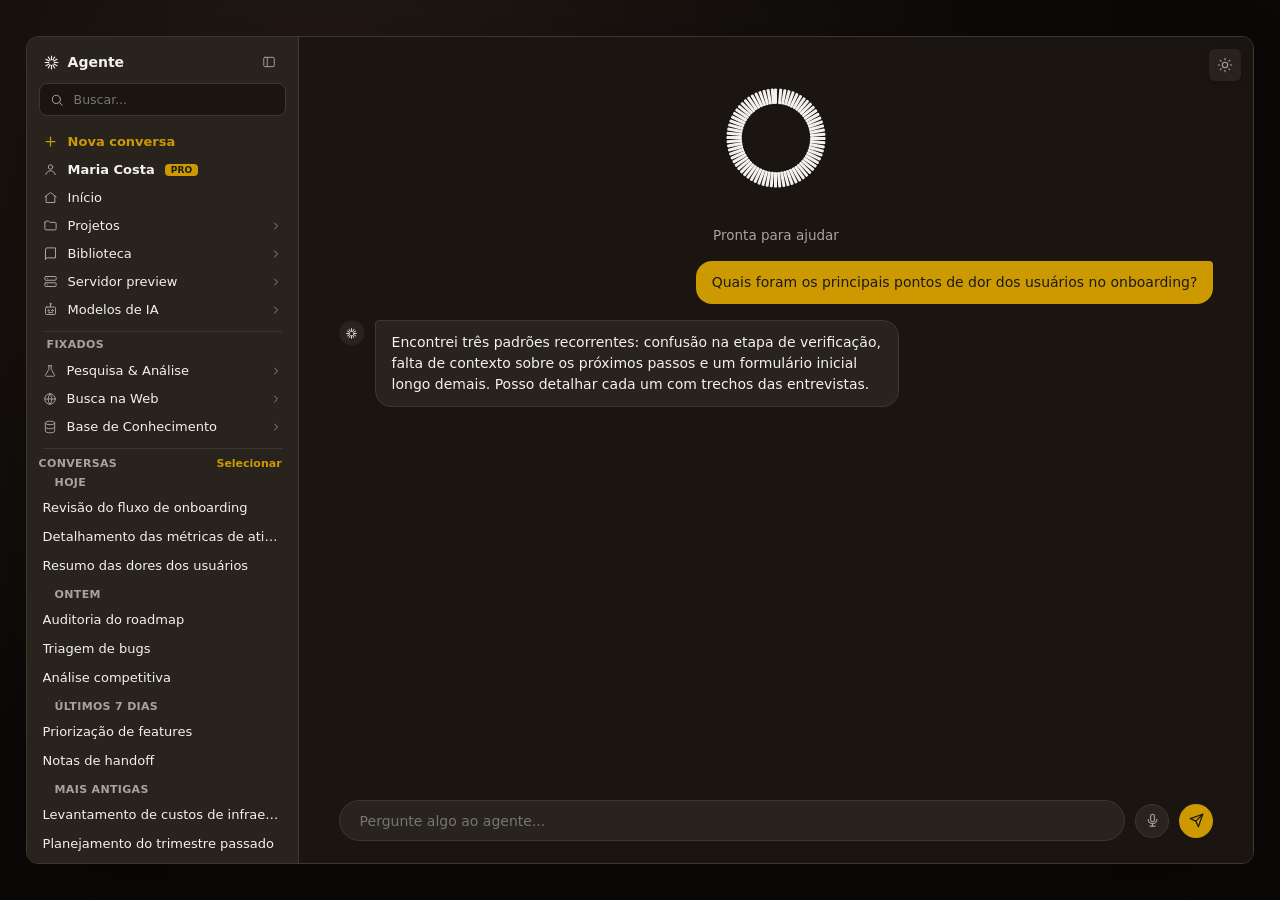
<file: prototype/index.html>
<!DOCTYPE html>
<html lang="pt-br">
<head>
<meta charset="UTF-8" />
<meta name="viewport" content="width=device-width, initial-scale=1" />
<title>Agente</title>
<link rel="stylesheet" href="style.css" />
</head>
<body>

  <div id="desktop">
    <div id="window">

      <!-- Botão de tema flutuante (canto superior direito) -->
      <div id="theme-picker-wrap">
        <button id="theme-toggle" class="title-btn" aria-label="Escolher tema">
          <svg class="icon-sun" viewBox="0 0 24 24"><path d="M21 12.8A9 9 0 1 1 11.2 3a7 7 0 0 0 9.8 9.8z"/></svg>
          <svg class="icon-moon" viewBox="0 0 24 24"><circle cx="12" cy="12" r="4"/><path d="M12 2v2M12 20v2M2 12h2M20 12h2M4.9 4.9l1.4 1.4M17.7 17.7l1.4 1.4M19.1 4.9l-1.4 1.4M6.3 17.7l-1.4 1.4"/></svg>
          <svg class="icon-cyber" viewBox="0 0 24 24"><rect x="7" y="7" width="10" height="10" rx="1"/><line x1="12" y1="2" x2="12" y2="7"/><line x1="12" y1="17" x2="12" y2="22"/><line x1="2" y1="12" x2="7" y2="12"/><line x1="17" y1="12" x2="22" y2="12"/></svg>
        </button>
        <div id="theme-menu" class="hidden">
          <button class="theme-opt" data-theme="dark">
            <svg viewBox="0 0 24 24"><circle cx="12" cy="12" r="4"/><path d="M12 2v2M12 20v2M2 12h2M20 12h2"/></svg>
            Escuro
          </button>
          <button class="theme-opt" data-theme="light">
            <svg viewBox="0 0 24 24"><path d="M21 12.8A9 9 0 1 1 11.2 3a7 7 0 0 0 9.8 9.8z"/></svg>
            Claro
          </button>
          <button class="theme-opt" data-theme="cyberpunk">
            <svg viewBox="0 0 24 24"><rect x="7" y="7" width="10" height="10" rx="1"/><line x1="12" y1="2" x2="12" y2="7"/><line x1="12" y1="17" x2="12" y2="22"/><line x1="2" y1="12" x2="7" y2="12"/><line x1="17" y1="12" x2="22" y2="12"/></svg>
            Cyberpunk 32bits
          </button>
        </div>
      </div>

      <!-- Tela de logout -->
      <div id="logged-out-screen" class="hidden">
        <svg viewBox="0 0 24 24"><path d="M12 8V3M14 8.53L16.5 4.21M15.46 10L19.79 7.5M16 12H21M15.46 14L19.79 16.5M14 15.46L16.5 19.79M12 16V21M10 15.46L7.5 19.79M8.54 14L4.21 16.5M8 12H3M8.54 10L4.21 7.5M10 8.54L7.5 4.21"/></svg>
        <span>Você saiu do Agente</span>
        <button id="relogin-btn">Entrar novamente</button>
      </div>

      <!-- Sessão ativa -->
      <div id="session">

        <!-- Body -->
        <div id="body-row">

          <!-- Sidebar -->
          <div id="sidebar">
            <div id="sidebar-top">
              <svg id="sidebar-mark" viewBox="0 0 24 24"><path d="M12 8V3M14 8.53L16.5 4.21M15.46 10L19.79 7.5M16 12H21M15.46 14L19.79 16.5M14 15.46L16.5 19.79M12 16V21M10 15.46L7.5 19.79M8.54 14L4.21 16.5M8 12H3M8.54 10L4.21 7.5M10 8.54L7.5 4.21"/></svg>
              <span id="sidebar-title">Agente</span>
              <button id="sidebar-toggle" aria-label="Recolher ou expandir barra lateral">
                <svg viewBox="0 0 24 24"><rect x="3" y="4" width="18" height="16" rx="2"/><line x1="9" y1="4" x2="9" y2="20"/></svg>
              </button>
            </div>

            <div id="sidebar-search-wrap">
              <svg viewBox="0 0 24 24"><circle cx="11" cy="11" r="7"/><line x1="21" y1="21" x2="16.5" y2="16.5"/></svg>
              <input id="sidebar-search" type="text" placeholder="Buscar..." aria-label="Buscar conversas" />
            </div>

            <div id="sidebar-primary">
              <div class="side-item" id="new-chat-btn">
                <svg class="accent-icon" viewBox="0 0 24 24" stroke-width="2"><line x1="12" y1="5" x2="12" y2="19"/><line x1="5" y1="12" x2="19" y2="12"/></svg>
                <span class="side-label accent-label">Nova conversa</span>
              </div>

              <div id="profile-wrap">
                <div class="side-item" id="profile-btn" aria-label="Menu de perfil">
                  <svg viewBox="0 0 24 24"><circle cx="12" cy="8" r="3.5"/><path d="M4.5 20c1.4-4 4-6 7.5-6s6.1 2 7.5 6"/></svg>
                  <span class="side-label" id="profile-btn-name">Maria Costa</span>
                  <span class="pro-badge side-label">PRO</span>
                </div>
                <div id="profile-menu" class="hidden">
                  <button class="menu-opt" id="profile-menu-open">Perfil</button>
                  <button class="menu-opt" id="profile-menu-logout">Sair</button>
                </div>
              </div>

              <div class="side-item nav-view" id="nav-home" data-view="chat">
                <svg viewBox="0 0 24 24"><path d="M3 11l9-7 9 7"/><path d="M5 10v10h14V10"/></svg>
                <span class="side-label">Início</span>
              </div>
              <div class="side-item nav-view" id="nav-projects" data-view="projects">
                <svg viewBox="0 0 24 24"><path d="M3 7a2 2 0 0 1 2-2h4l2 2h8a2 2 0 0 1 2 2v8a2 2 0 0 1-2 2H5a2 2 0 0 1-2-2V7z"/></svg>
                <span class="side-label flex1">Projetos</span>
                <svg class="chevron side-label" viewBox="0 0 24 24"><polyline points="9 6 15 12 9 18"/></svg>
              </div>
              <div class="side-item nav-view" id="nav-library" data-view="library">
                <svg viewBox="0 0 24 24"><path d="M4 5.5A2.5 2.5 0 0 1 6.5 3H20v16H6.5A2.5 2.5 0 0 0 4 21z"/><path d="M4 5.5V21"/></svg>
                <span class="side-label flex1">Biblioteca</span>
                <svg class="chevron side-label" viewBox="0 0 24 24"><polyline points="9 6 15 12 9 18"/></svg>
              </div>
              <div class="side-item nav-view" id="nav-preview" data-view="preview">
                <svg viewBox="0 0 24 24"><rect x="3" y="4" width="18" height="6" rx="1.5"/><rect x="3" y="14" width="18" height="6" rx="1.5"/><line x1="7" y1="7" x2="7.01" y2="7"/><line x1="7" y1="17" x2="7.01" y2="17"/></svg>
                <span class="side-label flex1">Servidor preview</span>
                <svg class="chevron side-label" viewBox="0 0 24 24"><polyline points="9 6 15 12 9 18"/></svg>
              </div>
              <div class="side-item nav-view" id="nav-models" data-view="models">
                <svg viewBox="0 0 24 24"><rect x="4" y="8" width="16" height="12" rx="2"/><line x1="12" y1="4" x2="12" y2="8"/><circle cx="12" cy="3" r="1"/><circle cx="9" cy="13.5" r="1.3"/><circle cx="15" cy="13.5" r="1.3"/><line x1="9" y1="17" x2="15" y2="17"/></svg>
                <span class="side-label flex1">Modelos de IA</span>
                <svg class="chevron side-label" viewBox="0 0 24 24"><polyline points="9 6 15 12 9 18"/></svg>
              </div>
            </div>

            <div class="side-sep"></div>

            <div class="side-section-label side-label">FIXADOS</div>
            <div id="sidebar-pinned">
              <div class="side-item pinned-item" id="pin-pesquisa" data-conv="p1">
                <svg viewBox="0 0 24 24"><path d="M9 3h6"/><path d="M10 3v6l-5.5 9.5A1.5 1.5 0 0 0 5.8 21h12.4a1.5 1.5 0 0 0 1.3-2.5L14 9V3"/></svg>
                <span class="side-label flex1">Pesquisa &amp; Análise</span>
                <svg class="chevron side-label" viewBox="0 0 24 24"><polyline points="9 6 15 12 9 18"/></svg>
              </div>
              <div class="side-item pinned-item" id="pin-busca" data-conv="p2">
                <svg viewBox="0 0 24 24"><circle cx="12" cy="12" r="9"/><line x1="3" y1="12" x2="21" y2="12"/><path d="M12 3a14 14 0 0 1 0 18 14 14 0 0 1 0-18z"/></svg>
                <span class="side-label flex1">Busca na Web</span>
                <svg class="chevron side-label" viewBox="0 0 24 24"><polyline points="9 6 15 12 9 18"/></svg>
              </div>
              <div class="side-item pinned-item" id="pin-base" data-conv="p3">
                <svg viewBox="0 0 24 24"><ellipse cx="12" cy="5" rx="8" ry="3"/><path d="M4 5v14c0 1.7 3.6 3 8 3s8-1.3 8-3V5"/><path d="M4 12c0 1.7 3.6 3 8 3s8-1.3 8-3"/></svg>
                <span class="side-label flex1">Base de Conhecimento</span>
                <svg class="chevron side-label" viewBox="0 0 24 24"><polyline points="9 6 15 12 9 18"/></svg>
              </div>
            </div>

            <div class="side-sep"></div>

            <div id="sidebar-history">
              <div id="history-toolbar">
                <span class="side-section-label" id="history-title">CONVERSAS</span>
                <button id="select-mode-toggle" aria-label="Selecionar várias conversas">Selecionar</button>
              </div>
              <div id="bulk-actions-bar" class="hidden">
                <span id="bulk-count">0 selecionadas</span>
                <button id="bulk-delete-btn" aria-label="Excluir selecionadas">Excluir</button>
                <button id="bulk-cancel-btn" aria-label="Cancelar seleção">Cancelar</button>
              </div>
              <div id="history-groups"></div>
              <div id="no-search-results" class="hidden">Nenhum resultado.</div>
            </div>
          </div>

          <!-- Main -->
          <div id="main">

            <!-- View: Chat -->
            <section id="view-chat" class="view">
              <div id="orb-header">
                <div id="orb-wrap">
                  <div id="status-orb"></div>
                </div>
                <div id="orb-status">
                  <svg id="orb-thinking-icon" class="hidden" viewBox="0 0 24 24"><circle cx="11" cy="11" r="7"/><line x1="21" y1="21" x2="16.5" y2="16.5"/></svg>
                  <span id="orb-label">Pronta para ajudar</span>
                </div>
                <div id="suggestions">
                  <button class="suggestion-chip" data-text="Quais são as principais métricas de ativação?">Quais são as principais métricas de ativação?</button>
                  <button class="suggestion-chip" data-text="Resuma as dores mais recentes dos usuários">Resuma as dores mais recentes dos usuários</button>
                  <button class="suggestion-chip" data-text="Quais bugs críticos estão em aberto?">Quais bugs críticos estão em aberto?</button>
                </div>
              </div>

              <div id="chat"></div>

              <div id="input-row">
                <div id="input-pill">
                  <input id="chat-input" type="text" placeholder="Pergunte algo ao agente..." aria-label="Mensagem" />
                </div>
                <button id="mic-btn" aria-label="Falar comando de voz">
                  <svg viewBox="0 0 24 24"><rect x="9" y="2" width="6" height="12" rx="3"/><path d="M5 10a7 7 0 0 0 14 0"/><line x1="12" y1="17" x2="12" y2="21"/><line x1="8" y1="21" x2="16" y2="21"/></svg>
                </button>
                <button id="send-btn" aria-label="Enviar mensagem">
                  <svg viewBox="0 0 24 24" fill="var(--interactive-text)"><line x1="22" y1="2" x2="11" y2="13"/><polygon points="22 2 15 22 11 13 2 9 22 2"/></svg>
                </button>
              </div>
            </section>

            <!-- View: Projetos -->
            <section id="view-projects" class="view hidden">
              <h2 class="view-title">Projetos</h2>
              <span id="projects-empty" class="empty-msg hidden">Nenhum projeto ainda.</span>
              <div id="projects-list" class="card-list"></div>
            </section>

            <!-- View: Biblioteca -->
            <section id="view-library" class="view hidden">
              <h2 class="view-title">Biblioteca</h2>
              <span id="library-empty" class="empty-msg hidden">Nenhum item salvo ainda.</span>
              <div id="library-list" class="card-list"></div>
            </section>

            <!-- View: Servidor preview -->
            <section id="view-preview" class="view hidden">
              <h2 class="view-title">Servidor preview</h2>
              <div id="preview-list" class="card-list"></div>
              <div id="preview-toast" class="hidden"></div>
            </section>

            <!-- View: Modelos de IA -->
            <section id="view-models" class="view hidden">
              <h2 class="view-title">Modelos de IA</h2>
              <div id="models-list" class="card-list"></div>
            </section>

            <!-- View: Perfil -->
            <section id="view-profile" class="view hidden">
              <h2 class="view-title">Perfil</h2>
              <div id="profile-card">
                <div id="profile-avatar"></div>
                <div id="profile-info">
                  <div id="profile-view-mode">
                    <div id="profile-name-row">
                      <span id="profile-display-name">Maria Costa</span>
                      <span class="pro-badge">PRO</span>
                    </div>
                  </div>
                  <div id="profile-edit-mode" class="hidden">
                    <input id="profile-name-input" type="text" placeholder="Nome" />
                    <input id="profile-email-input" type="text" placeholder="Email" />
                  </div>
                </div>
              </div>
              <div id="profile-actions">
                <button id="profile-edit-btn" class="btn-outline">Editar nome e email</button>
                <button id="profile-save-btn" class="btn-accent hidden">Salvar alterações</button>
                <span id="profile-delete-confirm-label" class="hidden">Tem certeza?</span>
                <button id="profile-delete-confirm-btn" class="btn-danger hidden">Confirmar exclusão</button>
                <button id="profile-delete-cancel-btn" class="btn-outline hidden">Cancelar</button>
                <button id="profile-delete-btn" class="btn-outline btn-outline-danger">Excluir conta</button>
                <button id="profile-logout-btn" class="btn-outline btn-outline-danger">Sair da conta</button>
              </div>
            </section>

          </div>
        </div>
      </div>
    </div>
  </div>

<script src="app.js"></script>
</body>
</html>
</file>
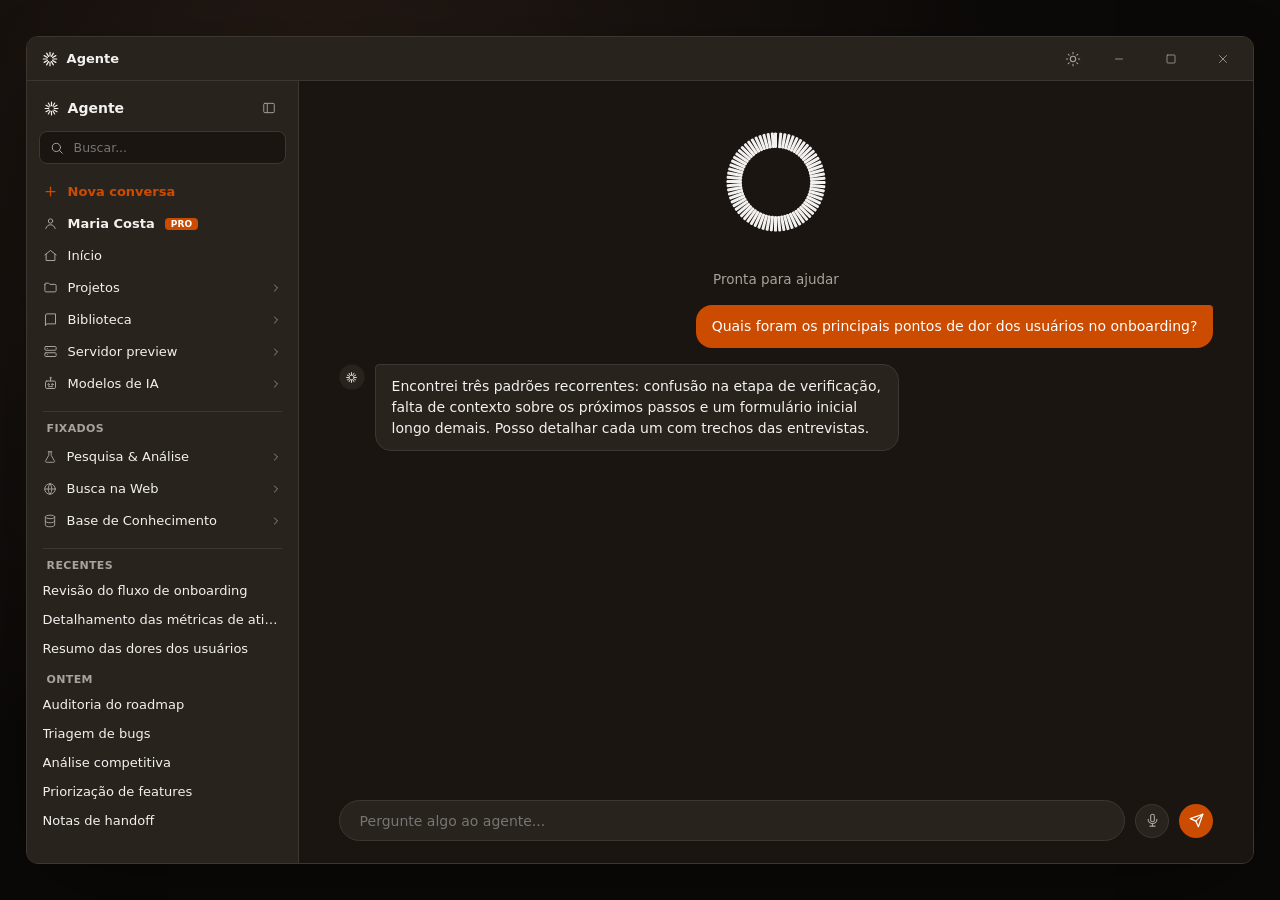
<file: prototype/_snapshots/lia2.0-oklch-original/index.html>
<!DOCTYPE html>
<html lang="pt-br">
<head>
<meta charset="UTF-8" />
<meta name="viewport" content="width=device-width, initial-scale=1" />
<title>Agente</title>
<link rel="stylesheet" href="style.css" />
</head>
<body>

  <!-- Botão "reabrir" quando a janela foi fechada -->
  <button id="reopen-btn" class="hidden" aria-label="Reabrir Agente">
    <svg viewBox="0 0 24 24"><path d="M12 8V3M14 8.53L16.5 4.21M15.46 10L19.79 7.5M16 12H21M15.46 14L19.79 16.5M14 15.46L16.5 19.79M12 16V21M10 15.46L7.5 19.79M8.54 14L4.21 16.5M8 12H3M8.54 10L4.21 7.5M10 8.54L7.5 4.21"/></svg>
    Reabrir Agente
  </button>

  <!-- Botão "restaurar" quando a janela está minimizada -->
  <button id="restore-btn" class="hidden" aria-label="Restaurar janela do Agente">
    <svg viewBox="0 0 24 24"><path d="M12 8V3M14 8.53L16.5 4.21M15.46 10L19.79 7.5M16 12H21M15.46 14L19.79 16.5M14 15.46L16.5 19.79M12 16V21M10 15.46L7.5 19.79M8.54 14L4.21 16.5M8 12H3M8.54 10L4.21 7.5M10 8.54L7.5 4.21"/></svg>
    Agente
  </button>

  <div id="desktop">
    <div id="window">

      <!-- Tela de logout -->
      <div id="logged-out-screen" class="hidden">
        <svg viewBox="0 0 24 24"><path d="M12 8V3M14 8.53L16.5 4.21M15.46 10L19.79 7.5M16 12H21M15.46 14L19.79 16.5M14 15.46L16.5 19.79M12 16V21M10 15.46L7.5 19.79M8.54 14L4.21 16.5M8 12H3M8.54 10L4.21 7.5M10 8.54L7.5 4.21"/></svg>
        <span>Você saiu do Agente</span>
        <button id="relogin-btn">Entrar novamente</button>
      </div>

      <!-- Sessão ativa -->
      <div id="session">

        <!-- Title bar -->
        <div id="title-bar">
          <svg id="title-mark" viewBox="0 0 24 24"><path d="M12 8V3M14 8.53L16.5 4.21M15.46 10L19.79 7.5M16 12H21M15.46 14L19.79 16.5M14 15.46L16.5 19.79M12 16V21M10 15.46L7.5 19.79M8.54 14L4.21 16.5M8 12H3M8.54 10L4.21 7.5M10 8.54L7.5 4.21"/></svg>
          <span id="title-name">Agente</span>
          <div id="title-spacer"></div>

          <div id="theme-picker-wrap">
            <button id="theme-toggle" class="title-btn" aria-label="Escolher tema">
              <svg class="icon-sun" viewBox="0 0 24 24"><path d="M21 12.8A9 9 0 1 1 11.2 3a7 7 0 0 0 9.8 9.8z"/></svg>
              <svg class="icon-moon" viewBox="0 0 24 24"><circle cx="12" cy="12" r="4"/><path d="M12 2v2M12 20v2M2 12h2M20 12h2M4.9 4.9l1.4 1.4M17.7 17.7l1.4 1.4M19.1 4.9l-1.4 1.4M6.3 17.7l-1.4 1.4"/></svg>
              <svg class="icon-cyber" viewBox="0 0 24 24"><rect x="7" y="7" width="10" height="10" rx="1"/><line x1="12" y1="2" x2="12" y2="7"/><line x1="12" y1="17" x2="12" y2="22"/><line x1="2" y1="12" x2="7" y2="12"/><line x1="17" y1="12" x2="22" y2="12"/></svg>
            </button>
            <div id="theme-menu" class="hidden">
              <button class="theme-opt" data-theme="dark">
                <svg viewBox="0 0 24 24"><circle cx="12" cy="12" r="4"/><path d="M12 2v2M12 20v2M2 12h2M20 12h2"/></svg>
                Escuro
              </button>
              <button class="theme-opt" data-theme="light">
                <svg viewBox="0 0 24 24"><path d="M21 12.8A9 9 0 1 1 11.2 3a7 7 0 0 0 9.8 9.8z"/></svg>
                Claro
              </button>
              <button class="theme-opt" data-theme="cyberpunk">
                <svg viewBox="0 0 24 24"><rect x="7" y="7" width="10" height="10" rx="1"/><line x1="12" y1="2" x2="12" y2="7"/><line x1="12" y1="17" x2="12" y2="22"/><line x1="2" y1="12" x2="7" y2="12"/><line x1="17" y1="12" x2="22" y2="12"/></svg>
                Cyberpunk 32bits
              </button>
            </div>
          </div>

          <button id="minimize-btn" class="title-btn" aria-label="Minimizar">
            <svg viewBox="0 0 24 24"><line x1="5" y1="12" x2="19" y2="12"/></svg>
          </button>
          <button id="maximize-btn" class="title-btn" aria-label="Maximizar/restaurar">
            <svg viewBox="0 0 24 24"><rect x="4" y="4" width="16" height="16" rx="1.5"/></svg>
          </button>
          <button id="close-btn" class="title-btn title-btn-close" aria-label="Fechar">
            <svg viewBox="0 0 24 24"><line x1="5" y1="5" x2="19" y2="19"/><line x1="19" y1="5" x2="5" y2="19"/></svg>
          </button>
        </div>

        <!-- Body -->
        <div id="body-row">

          <!-- Sidebar -->
          <div id="sidebar">
            <div id="sidebar-top">
              <svg id="sidebar-mark" viewBox="0 0 24 24"><path d="M12 8V3M14 8.53L16.5 4.21M15.46 10L19.79 7.5M16 12H21M15.46 14L19.79 16.5M14 15.46L16.5 19.79M12 16V21M10 15.46L7.5 19.79M8.54 14L4.21 16.5M8 12H3M8.54 10L4.21 7.5M10 8.54L7.5 4.21"/></svg>
              <span id="sidebar-title">Agente</span>
              <button id="sidebar-toggle" aria-label="Recolher ou expandir barra lateral">
                <svg viewBox="0 0 24 24"><rect x="3" y="4" width="18" height="16" rx="2"/><line x1="9" y1="4" x2="9" y2="20"/></svg>
              </button>
            </div>

            <div id="sidebar-search-wrap">
              <svg viewBox="0 0 24 24"><circle cx="11" cy="11" r="7"/><line x1="21" y1="21" x2="16.5" y2="16.5"/></svg>
              <input id="sidebar-search" type="text" placeholder="Buscar..." aria-label="Buscar conversas" />
            </div>

            <div id="sidebar-primary">
              <div class="side-item" id="new-chat-btn">
                <svg class="accent-icon" viewBox="0 0 24 24" stroke-width="2"><line x1="12" y1="5" x2="12" y2="19"/><line x1="5" y1="12" x2="19" y2="12"/></svg>
                <span class="side-label accent-label">Nova conversa</span>
              </div>

              <div id="profile-wrap">
                <div class="side-item" id="profile-btn" aria-label="Menu de perfil">
                  <svg viewBox="0 0 24 24"><circle cx="12" cy="8" r="3.5"/><path d="M4.5 20c1.4-4 4-6 7.5-6s6.1 2 7.5 6"/></svg>
                  <span class="side-label" id="profile-btn-name">Maria Costa</span>
                  <span class="pro-badge side-label">PRO</span>
                </div>
                <div id="profile-menu" class="hidden">
                  <button class="menu-opt" id="profile-menu-open">Perfil</button>
                  <button class="menu-opt" id="profile-menu-logout">Sair</button>
                </div>
              </div>

              <div class="side-item nav-view" id="nav-home" data-view="chat">
                <svg viewBox="0 0 24 24"><path d="M3 11l9-7 9 7"/><path d="M5 10v10h14V10"/></svg>
                <span class="side-label">Início</span>
              </div>
              <div class="side-item nav-view" id="nav-projects" data-view="projects">
                <svg viewBox="0 0 24 24"><path d="M3 7a2 2 0 0 1 2-2h4l2 2h8a2 2 0 0 1 2 2v8a2 2 0 0 1-2 2H5a2 2 0 0 1-2-2V7z"/></svg>
                <span class="side-label flex1">Projetos</span>
                <svg class="chevron side-label" viewBox="0 0 24 24"><polyline points="9 6 15 12 9 18"/></svg>
              </div>
              <div class="side-item nav-view" id="nav-library" data-view="library">
                <svg viewBox="0 0 24 24"><path d="M4 5.5A2.5 2.5 0 0 1 6.5 3H20v16H6.5A2.5 2.5 0 0 0 4 21z"/><path d="M4 5.5V21"/></svg>
                <span class="side-label flex1">Biblioteca</span>
                <svg class="chevron side-label" viewBox="0 0 24 24"><polyline points="9 6 15 12 9 18"/></svg>
              </div>
              <div class="side-item nav-view" id="nav-preview" data-view="preview">
                <svg viewBox="0 0 24 24"><rect x="3" y="4" width="18" height="6" rx="1.5"/><rect x="3" y="14" width="18" height="6" rx="1.5"/><line x1="7" y1="7" x2="7.01" y2="7"/><line x1="7" y1="17" x2="7.01" y2="17"/></svg>
                <span class="side-label flex1">Servidor preview</span>
                <svg class="chevron side-label" viewBox="0 0 24 24"><polyline points="9 6 15 12 9 18"/></svg>
              </div>
              <div class="side-item nav-view" id="nav-models" data-view="models">
                <svg viewBox="0 0 24 24"><rect x="4" y="8" width="16" height="12" rx="2"/><line x1="12" y1="4" x2="12" y2="8"/><circle cx="12" cy="3" r="1"/><circle cx="9" cy="13.5" r="1.3"/><circle cx="15" cy="13.5" r="1.3"/><line x1="9" y1="17" x2="15" y2="17"/></svg>
                <span class="side-label flex1">Modelos de IA</span>
                <svg class="chevron side-label" viewBox="0 0 24 24"><polyline points="9 6 15 12 9 18"/></svg>
              </div>
            </div>

            <div class="side-sep"></div>

            <div class="side-section-label side-label">FIXADOS</div>
            <div id="sidebar-pinned">
              <div class="side-item pinned-item" id="pin-pesquisa" data-conv="p1">
                <svg viewBox="0 0 24 24"><path d="M9 3h6"/><path d="M10 3v6l-5.5 9.5A1.5 1.5 0 0 0 5.8 21h12.4a1.5 1.5 0 0 0 1.3-2.5L14 9V3"/></svg>
                <span class="side-label flex1">Pesquisa &amp; Análise</span>
                <svg class="chevron side-label" viewBox="0 0 24 24"><polyline points="9 6 15 12 9 18"/></svg>
              </div>
              <div class="side-item pinned-item" id="pin-busca" data-conv="p2">
                <svg viewBox="0 0 24 24"><circle cx="12" cy="12" r="9"/><line x1="3" y1="12" x2="21" y2="12"/><path d="M12 3a14 14 0 0 1 0 18 14 14 0 0 1 0-18z"/></svg>
                <span class="side-label flex1">Busca na Web</span>
                <svg class="chevron side-label" viewBox="0 0 24 24"><polyline points="9 6 15 12 9 18"/></svg>
              </div>
              <div class="side-item pinned-item" id="pin-base" data-conv="p3">
                <svg viewBox="0 0 24 24"><ellipse cx="12" cy="5" rx="8" ry="3"/><path d="M4 5v14c0 1.7 3.6 3 8 3s8-1.3 8-3V5"/><path d="M4 12c0 1.7 3.6 3 8 3s8-1.3 8-3"/></svg>
                <span class="side-label flex1">Base de Conhecimento</span>
                <svg class="chevron side-label" viewBox="0 0 24 24"><polyline points="9 6 15 12 9 18"/></svg>
              </div>
            </div>

            <div class="side-sep"></div>

            <div id="sidebar-history">
              <div id="recent-header" class="side-section-label">RECENTES</div>
              <div id="recent-list"></div>
              <div id="yesterday-header" class="side-section-label" style="padding-top:10px;">ONTEM</div>
              <div id="yesterday-list"></div>
              <div id="no-search-results" class="hidden">Nenhum resultado.</div>
            </div>
          </div>

          <!-- Main -->
          <div id="main">

            <!-- View: Chat -->
            <section id="view-chat" class="view">
              <div id="orb-header">
                <div id="orb-wrap">
                  <div id="status-orb"></div>
                </div>
                <div id="orb-status">
                  <svg id="orb-thinking-icon" class="hidden" viewBox="0 0 24 24"><circle cx="11" cy="11" r="7"/><line x1="21" y1="21" x2="16.5" y2="16.5"/></svg>
                  <span id="orb-label">Pronta para ajudar</span>
                </div>
                <div id="suggestions">
                  <button class="suggestion-chip" data-text="Quais são as principais métricas de ativação?">Quais são as principais métricas de ativação?</button>
                  <button class="suggestion-chip" data-text="Resuma as dores mais recentes dos usuários">Resuma as dores mais recentes dos usuários</button>
                  <button class="suggestion-chip" data-text="Quais bugs críticos estão em aberto?">Quais bugs críticos estão em aberto?</button>
                </div>
              </div>

              <div id="chat"></div>

              <div id="input-row">
                <div id="input-pill">
                  <input id="chat-input" type="text" placeholder="Pergunte algo ao agente..." aria-label="Mensagem" />
                </div>
                <button id="mic-btn" aria-label="Falar comando de voz">
                  <svg viewBox="0 0 24 24"><rect x="9" y="2" width="6" height="12" rx="3"/><path d="M5 10a7 7 0 0 0 14 0"/><line x1="12" y1="17" x2="12" y2="21"/><line x1="8" y1="21" x2="16" y2="21"/></svg>
                </button>
                <button id="send-btn" aria-label="Enviar mensagem">
                  <svg viewBox="0 0 24 24" fill="#fff"><line x1="22" y1="2" x2="11" y2="13"/><polygon points="22 2 15 22 11 13 2 9 22 2"/></svg>
                </button>
              </div>
            </section>

            <!-- View: Projetos -->
            <section id="view-projects" class="view hidden">
              <h2 class="view-title">Projetos</h2>
              <span id="projects-empty" class="empty-msg hidden">Nenhum projeto ainda.</span>
              <div id="projects-list" class="card-list"></div>
            </section>

            <!-- View: Biblioteca -->
            <section id="view-library" class="view hidden">
              <h2 class="view-title">Biblioteca</h2>
              <span id="library-empty" class="empty-msg hidden">Nenhum item salvo ainda.</span>
              <div id="library-list" class="card-list"></div>
            </section>

            <!-- View: Servidor preview -->
            <section id="view-preview" class="view hidden">
              <h2 class="view-title">Servidor preview</h2>
              <div id="preview-list" class="card-list"></div>
              <div id="preview-toast" class="hidden"></div>
            </section>

            <!-- View: Modelos de IA -->
            <section id="view-models" class="view hidden">
              <h2 class="view-title">Modelos de IA</h2>
              <div id="models-list" class="card-list"></div>
            </section>

            <!-- View: Perfil -->
            <section id="view-profile" class="view hidden">
              <h2 class="view-title">Perfil</h2>
              <div id="profile-card">
                <div id="profile-avatar"></div>
                <div id="profile-info">
                  <div id="profile-view-mode">
                    <div id="profile-name-row">
                      <span id="profile-display-name">Maria Costa</span>
                      <span class="pro-badge">PRO</span>
                    </div>
                  </div>
                  <div id="profile-edit-mode" class="hidden">
                    <input id="profile-name-input" type="text" placeholder="Nome" />
                    <input id="profile-email-input" type="text" placeholder="Email" />
                  </div>
                </div>
              </div>
              <div id="profile-actions">
                <button id="profile-edit-btn" class="btn-outline">Editar nome e email</button>
                <button id="profile-save-btn" class="btn-accent hidden">Salvar alterações</button>
                <span id="profile-delete-confirm-label" class="hidden">Tem certeza?</span>
                <button id="profile-delete-confirm-btn" class="btn-danger hidden">Confirmar exclusão</button>
                <button id="profile-delete-cancel-btn" class="btn-outline hidden">Cancelar</button>
                <button id="profile-delete-btn" class="btn-outline btn-outline-danger">Excluir conta</button>
                <button id="profile-logout-btn" class="btn-outline btn-outline-danger">Sair da conta</button>
              </div>
            </section>

          </div>
        </div>
      </div>
    </div>
  </div>

<script src="app.js"></script>
</body>
</html>
</file>
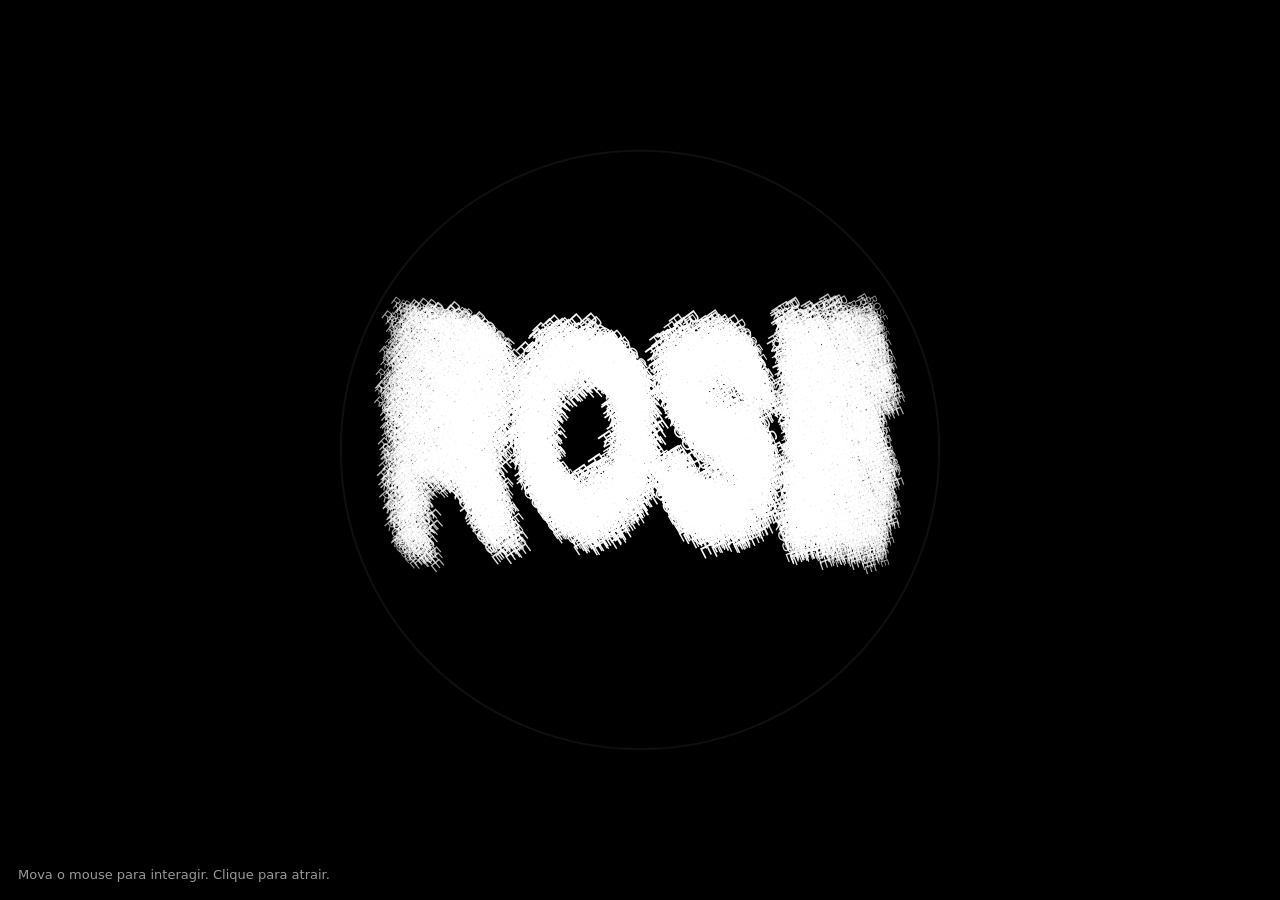
<file: prototype/orb-test/orb-particles-test.html>
<!doctype html>
<html lang="pt-BR">
<head>
  <meta charset="utf-8" />
  <meta name="viewport" content="width=device-width,initial-scale=1" />
  <title>Orb Tipográfico Interativo</title>
  <style>
    html,body { height:100%; margin:0; background:#000; font-family:system-ui, -apple-system, "Segoe UI", Roboto, "Helvetica Neue", Arial; }
    #container { position:relative; width:100%; height:100vh; overflow:hidden; display:flex; align-items:center; justify-content:center; }
    canvas { display:block; width:100%; height:100%; cursor:none; }
    .cursor { position:absolute; width:14px; height:14px; border-radius:50%; background:rgba(255,255,255,0.9); pointer-events:none; transform:translate(-50%,-50%); mix-blend-mode:screen; transition:transform 0.08s linear; }
    .hint { position:absolute; bottom:18px; left:18px; color:rgba(255,255,255,0.6); font-size:13px; user-select:none; }
  </style>
</head>
<body>
  <div id="container">
    <canvas id="main"></canvas>
    <div class="cursor" id="fakeCursor"></div>
    <div class="hint">Mova o mouse para interagir. Clique para atrair.</div>
  </div>

  <script>
  // Configurações principais
  const config = {
    particleSize: 1.6,
    density: 6,            // maior = menos partículas
    jitter: 0.6,
    speed: 0.08,
    repulseRadius: 90,
    repulseForce: 0.95,
    attractOnClick: true,
    attractForce: 0.14,
    orbRadiusFactor: 0.32, // fração do menor lado para o raio do orb
    orbitNoise: 0.9,       // intensidade do movimento orbital
    surfaceThickness: 28   // quão "espessa" é a superfície do orb (em pixels)
  };

  // Elementos
  const canvas = document.getElementById('main');
  const ctx = canvas.getContext('2d', { alpha: false });
  const fakeCursor = document.getElementById('fakeCursor');

  // Offscreen canvas para gerar forma tipográfica
  const off = document.createElement('canvas');
  const offCtx = off.getContext('2d');

  let W = 0, H = 0;
  let particles = [];
  let mouse = { x: 0, y: 0, down: false };
  let dpr = Math.max(1, window.devicePixelRatio || 1);

  // Resize e inicialização
  function resize() {
    dpr = Math.max(1, window.devicePixelRatio || 1);
    W = Math.floor(window.innerWidth);
    H = Math.floor(window.innerHeight);
    canvas.width = W * dpr;
    canvas.height = H * dpr;
    canvas.style.width = W + 'px';
    canvas.style.height = H + 'px';
    ctx.setTransform(dpr,0,0,dpr,0,0);

    off.width = Math.floor(W * 0.7);
    off.height = Math.floor(H * 0.7);
    createShapeAndParticles();
  }

  // Cria forma tipográfica no offscreen e amostra pixels
  function createShapeAndParticles() {
    const ow = off.width, oh = off.height;
    offCtx.clearRect(0,0,ow,oh);
    offCtx.fillStyle = '#000';
    offCtx.fillRect(0,0,ow,oh);

    const fontSize = Math.floor(Math.min(ow,oh) * 0.45);
    offCtx.fillStyle = '#fff';
    offCtx.textAlign = 'center';
    offCtx.textBaseline = 'middle';
    offCtx.font = `bold ${fontSize}px "Arial", "Helvetica", sans-serif`;

    const cx = ow/2, cy = oh/2;
    const layers = 5;
    for (let i=0;i<layers;i++){
      offCtx.save();
      const angle = (i - Math.floor(layers/2)) * 0.05;
      offCtx.translate(cx,cy);
      offCtx.rotate(angle);
      offCtx.fillText('ROSE', 0, 0);
      offCtx.restore();
    }

    const img = offCtx.getImageData(0,0,ow,oh);
    const data = img.data;
    particles = [];
    const step = Math.max(1, Math.floor(config.density));
    // Mapeia pixels brancos para pontos 3D na superfície de uma esfera (orb)
    const orbRadius = Math.min(W,H) * config.orbRadiusFactor;
    const centerX = W/2, centerY = H/2;

    for (let y=0; y<oh; y+=step) {
      for (let x=0; x<ow; x+=step) {
        const idx = (y*ow + x)*4;
        const r = data[idx], g = data[idx+1], b = data[idx+2], a = data[idx+3];
        if (a > 128 && (r+g+b)/3 > 200) {
          // posição 2D relativa ao centro do offscreen
          const relX = x - ow/2;
          const relY = y - oh/2;
          // normalizar para -1..1
          const nx = relX / (ow/2);
          const ny = relY / (oh/2);
          // projetar para esfera: calcular z a partir de x,y (unit sphere)
          const len2 = nx*nx + ny*ny;
          let nz = 0;
          if (len2 <= 1) nz = Math.sqrt(1 - len2);
          else {
            // se fora do círculo unitário, normalizar para borda
            const inv = 1 / Math.sqrt(len2);
            nx *= inv; ny *= inv; nz = 0;
          }
          // mapear para orbRadius e centralizar
          const surfaceX = centerX + nx * orbRadius;
          const surfaceY = centerY + ny * orbRadius;
          const depth = nz; // 0..1 (0 = equador, 1 = frente)
          // espalhar partículas ao longo da espessura da superfície
          const thickness = (Math.random() - 0.5) * config.surfaceThickness;
          const px = surfaceX + (Math.random()-0.5)*6;
          const py = surfaceY + (Math.random()-0.5)*6;
          // cada partícula guarda sua posição alvo na superfície 3D (x,y,depth)
          particles.push({
            x: px,
            y: py,
            z: depth,
            ox: surfaceX,
            oy: surfaceY,
            oz: depth,
            vx: (Math.random()-0.5)*0.6,
            vy: (Math.random()-0.5)*0.6,
            vz: (Math.random()-0.5)*0.02,
            size: config.particleSize * (0.8 + Math.random()*0.8),
            angleOffset: Math.random()*Math.PI*2
          });
        }
      }
    }
  }

  // Atualiza e desenha partículas com efeito orb 3D simples
  function updateAndDraw(dt) {
    // Limpar fundo
    ctx.fillStyle = '#000';
    ctx.fillRect(0,0,W,H);

    // Parâmetros de perspectiva
    const fov = Math.min(W,H) * 0.9; // campo de visão para projeção
    const centerX = W/2, centerY = H/2;

    for (let p of particles) {
      // ruído orbital para movimento desordenado
      const t = performance.now() * 0.0004;
      const orbitX = Math.cos(t + p.angleOffset) * config.orbitNoise * (1 - p.z);
      const orbitY = Math.sin(t*1.1 + p.angleOffset) * config.orbitNoise * (1 - p.z);
      p.vx += (Math.random()-0.5) * config.jitter * 0.6 + orbitX * 0.02;
      p.vy += (Math.random()-0.5) * config.jitter * 0.6 + orbitY * 0.02;
      p.vz += (Math.random()-0.5) * config.jitter * 0.002;

      // força de retorno para a superfície alvo (ox,oy,oz)
      p.vx += (p.ox - p.x) * config.speed * 0.9;
      p.vy += (p.oy - p.y) * config.speed * 0.9;
      p.vz += (p.oz - p.z) * config.speed * 0.06;

      // interação com mouse (2D repulsão/atração)
      const mx = mouse.x, my = mouse.y;
      const dx = p.x - mx, dy = p.y - my;
      const dist2 = dx*dx + dy*dy;
      const r = config.repulseRadius;
      if (dist2 < r*r) {
        const dist = Math.sqrt(dist2) || 0.001;
        const force = (1 - dist / r) * config.repulseForce;
        if (mouse.down && config.attractOnClick) {
          p.vx -= (dx / dist) * config.attractForce * (1 - dist/r) * 2;
          p.vy -= (dy / dist) * config.attractForce * (1 - dist/r) * 2;
          // puxar também para frente (aumentar z)
          p.vz += 0.02 * (1 - dist/r);
        } else {
          p.vx += (dx / dist) * force * 2;
          p.vy += (dy / dist) * force * 2;
          p.vz -= 0.01 * (1 - dist/r);
        }
      }

      // atualizar posições
      p.x += p.vx;
      p.y += p.vy;
      p.z += p.vz;

      // amortecimento
      p.vx *= 0.92;
      p.vy *= 0.92;
      p.vz *= 0.88;

      // limitar z entre 0 (equador) e 1 (frente)
      p.z = Math.max(0, Math.min(1, p.z));

      // projeção simples: deslocar por profundidade para simular 3D
      // partículas com z maior aparecem maiores e mais claras
      const depthScale = 0.6 + 0.8 * p.z;
      const drawX = p.x + (p.z - p.oz) * 6; // leve deslocamento por profundidade
      const drawY = p.y + (p.z - p.oz) * 6;
      const drawSize = Math.max(0.6, p.size * depthScale);

      // cor e brilho por profundidade
      const alpha = 0.35 + 0.65 * p.z;
      ctx.save();
      ctx.globalAlpha = alpha;
      ctx.fillStyle = '#fff';
      ctx.translate(drawX, drawY);
      ctx.rotate((p.x + p.y) * 0.0009);
      // desenhar texto pequeno para manter tipografia na superfície
      ctx.font = `${Math.max(1, Math.round(drawSize*6))}px Arial`;
      ctx.textAlign = 'center';
      ctx.textBaseline = 'middle';
      ctx.fillText('ROSE', 0, 0);
      ctx.restore();
    }

    // Opcional: desenhar contorno sutil do orb
    ctx.save();
    ctx.globalAlpha = 0.06;
    ctx.strokeStyle = '#fff';
    ctx.lineWidth = 2;
    ctx.beginPath();
    ctx.arc(centerX, centerY, Math.min(W,H) * config.orbRadiusFactor + config.surfaceThickness*0.4, 0, Math.PI*2);
    ctx.stroke();
    ctx.restore();
  }

  // Loop de animação
  let last = performance.now();
  function loop(now) {
    const dt = (now - last) / 1000;
    last = now;
    updateAndDraw(dt);
    requestAnimationFrame(loop);
  }

  // Eventos do mouse e toque
  function onMove(e) {
    const x = (e.clientX !== undefined) ? e.clientX : (e.touches && e.touches[0].clientX);
    const y = (e.clientY !== undefined) ? e.clientY : (e.touches && e.touches[0].clientY);
    mouse.x = x;
    mouse.y = y;
    fakeCursor.style.left = mouse.x + 'px';
    fakeCursor.style.top = mouse.y + 'px';
    fakeCursor.style.transform = mouse.down ? 'translate(-50%,-50%) scale(1.6)' : 'translate(-50%,-50%) scale(1)';
  }
  function onDown() { mouse.down = true; fakeCursor.style.transform = 'translate(-50%,-50%) scale(1.6)'; }
  function onUp() { mouse.down = false; fakeCursor.style.transform = 'translate(-50%,-50%) scale(1)'; }

  // Inicialização e eventos
  window.addEventListener('resize', () => { clearTimeout(window._resizeTO); window._resizeTO = setTimeout(resize, 120); });
  window.addEventListener('mousemove', onMove);
  window.addEventListener('touchmove', onMove, { passive:true });
  window.addEventListener('mousedown', onDown);
  window.addEventListener('mouseup', onUp);
  window.addEventListener('touchstart', onDown, { passive:true });
  window.addEventListener('touchend', onUp);

  // Tecla R para regenerar
  window.addEventListener('keydown', (e) => { if (e.key === 'r' || e.key === 'R') createShapeAndParticles(); });

  // Start
  resize();
  requestAnimationFrame(loop);

  // pulso do cursor
  (function pulseCursor(){
    fakeCursor.style.opacity = 0.9;
    setTimeout(()=> fakeCursor.style.opacity = 0.6, 400);
    setTimeout(()=> fakeCursor.style.opacity = 0.9, 800);
    setTimeout(pulseCursor, 1200);
  })();

  </script>
</body>
</html>
</file>
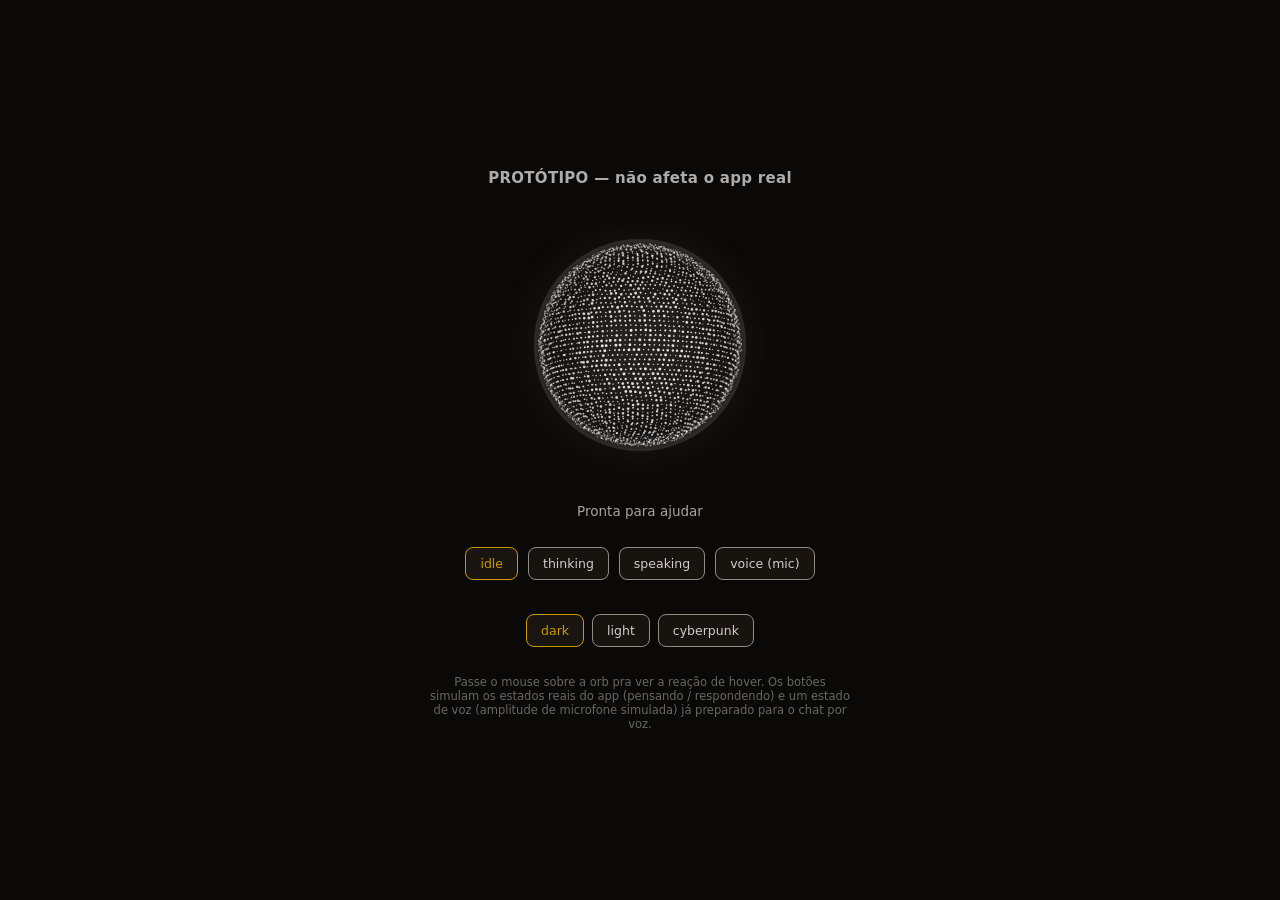
<file: prototype/orb-test/orb-test.html>
<!doctype html>
<html lang="pt-br">
<head>
<meta charset="utf-8" />
<title>Teste — Orb Ditherpunk</title>
<style>
  :root, :root[data-theme="dark"] {
    --bg: oklch(14% 0.006 70);
    --surface: oklch(20% 0.012 70);
    --text: oklch(96% 0.004 70);
    --text-secondary: oklch(72% 0.014 70);
    --accent: #cc9a00;
    --accent-rgb: 204,154,0;
    /* orb: no dark, só a cor de texto (branco) — sem dourado */
    --orb-rgb: 255,255,255;
  }
  :root[data-theme="light"] {
    --bg: oklch(90% 0.01 70);
    --surface: oklch(97% 0.005 70);
    --text: #1C1917;
    --text-secondary: oklch(46% 0.012 70);
    --accent: #d49e00;
    --accent-rgb: 212,158,0;
    /* orb: no light, só a cor de texto (preto) — sem dourado */
    --orb-rgb: 28,25,23;
  }
  :root[data-theme="cyberpunk"] {
    --bg: oklch(9% 0.02 290);
    --surface: oklch(16% 0.03 290);
    --text: oklch(93% 0.05 195);
    --text-secondary: oklch(72% 0.09 195);
    --accent: oklch(64% 0.25 335);
    --accent-rgb: 230,50,180;
    /* orb: no cyberpunk, usa a cor de destaque roxa/magenta do próprio tema */
    --orb-rgb: 230,50,180;
  }

  * { box-sizing: border-box; }
  body {
    margin: 0;
    min-height: 100vh;
    display: flex;
    flex-direction: column;
    align-items: center;
    justify-content: center;
    gap: 28px;
    background: var(--bg);
    font-family: 'Segoe UI', ui-sans-serif, system-ui, sans-serif;
    color: var(--text);
    transition: background .4s ease, color .4s ease;
  }

  h1 { font-size: 15px; font-weight: 600; opacity: .7; letter-spacing: .02em; margin: 0; }

  #orb-wrap {
    position: relative;
    width: 260px;
    height: 260px;
    cursor: pointer;
    transition: transform .5s ease;
  }
  #orb-wrap.thinking { transform: scale(1.05); }
  #orb-wrap.speaking { transform: scale(1.09); }
  #orb-wrap.hover { transform: scale(1.04); }

  #orb-canvas { position: absolute; inset: 0; width: 100%; height: 100%; }

  #orb-status {
    display: flex;
    align-items: center;
    gap: 8px;
    font-size: 13.5px;
    color: var(--text-secondary);
  }

  #controls {
    display: flex;
    gap: 10px;
    flex-wrap: wrap;
    justify-content: center;
    max-width: 480px;
  }
  button {
    font-family: inherit;
    font-size: 12.5px;
    padding: 8px 14px;
    border-radius: 8px;
    border: 1px solid var(--text-secondary);
    background: var(--surface);
    color: var(--text);
    cursor: pointer;
    opacity: .85;
  }
  button:hover { opacity: 1; }
  button.active { border-color: var(--accent); color: var(--accent); opacity: 1; }

  #theme-row { display: flex; gap: 8px; margin-top: 6px; }

  footer { font-size: 11.5px; color: var(--text-secondary); opacity: .6; text-align: center; max-width: 420px; }
</style>
</head>
<body data-theme="dark">

<h1>PROTÓTIPO — não afeta o app real</h1>

<div id="orb-wrap">
  <canvas id="orb-canvas" width="520" height="520"></canvas>
</div>

<div id="orb-status">
  <span id="orb-label">Pronta para ajudar</span>
</div>

<div id="controls">
  <button data-state="idle" class="active">idle</button>
  <button data-state="thinking">thinking</button>
  <button data-state="speaking">speaking</button>
  <button data-state="voice">voice (mic)</button>
</div>

<div id="theme-row">
  <button data-theme="dark" class="active">dark</button>
  <button data-theme="light">light</button>
  <button data-theme="cyberpunk">cyberpunk</button>
</div>

<footer>Passe o mouse sobre a orb pra ver a reação de hover. Os botões simulam os estados reais do app (pensando / respondendo) e um estado de voz (amplitude de microfone simulada) já preparado para o chat por voz.</footer>

<script>
(function () {
  "use strict";

  const canvas = document.getElementById("orb-canvas");
  const ctx = canvas.getContext("2d");
  const wrap = document.getElementById("orb-wrap");
  const label = document.getElementById("orb-label");
  const LABELS = { idle: "Pronta para ajudar", thinking: "Pensando...", speaking: "Respondendo...", voice: "Ouvindo..." };

  const DPR = Math.min(window.devicePixelRatio || 1, 2);
  const SIZE = 520;
  canvas.width = SIZE * DPR;
  canvas.height = SIZE * DPR;
  ctx.scale(DPR, DPR);

  const CX = SIZE / 2, CY = SIZE / 2;
  const R = 200;

  // ---- Grade esférica de pontos (latitude/longitude), estilo ditherpunk ----
  // Densidade maior que a v1 (RINGS 40->64) pra ler mais parecido com a referência
  // (textura fina de "ruído"), mas todo o layout por-frame usa typed arrays
  // pré-alocados (nada de criar objetos/arrays novos dentro do loop de animação),
  // e Float32Array.sort não existe -> ordenamos um array de índices (Uint32Array)
  // reaproveitado a cada frame em vez de reconstruir/objetar por ponto.
  const RINGS = 64;
  const rawPoints = [];
  for (let i = 0; i <= RINGS; i++) {
    const lat = (i / RINGS) * Math.PI - Math.PI / 2;
    const ringR = Math.cos(lat);
    const circumference = Math.max(1, Math.round(RINGS * 2 * ringR));
    for (let j = 0; j < circumference; j++) {
      const lon = (j / circumference) * Math.PI * 2;
      rawPoints.push({
        x0: Math.cos(lat) * Math.cos(lon),
        y0: Math.sin(lat),
        z0: Math.cos(lat) * Math.sin(lon),
        phase: Math.random() * Math.PI * 2,
        sizeJitter: 0.55 + Math.random() * 0.85,
      });
    }
  }
  const N = rawPoints.length;
  const X0 = new Float32Array(N), Y0 = new Float32Array(N), Z0 = new Float32Array(N);
  const PHASE = new Float32Array(N), SJITTER = new Float32Array(N);
  rawPoints.forEach((p, i) => { X0[i] = p.x0; Y0[i] = p.y0; Z0[i] = p.z0; PHASE[i] = p.phase; SJITTER[i] = p.sizeJitter; });

  // buffers reaproveitados por frame (sem realloc)
  const PX = new Float32Array(N), PY = new Float32Array(N), DEPTH = new Float32Array(N);
  const ORDER = new Uint32Array(N);
  for (let i = 0; i < N; i++) ORDER[i] = i;

  // padrão Bayer 4x4 pra dithering do tamanho/opacidade dos pontos
  const BAYER4 = [
    [0, 8, 2, 10],
    [12, 4, 14, 6],
    [3, 11, 1, 9],
    [15, 7, 13, 5],
  ];
  function bayer(x, y) {
    return BAYER4[y & 3][x & 3] / 16;
  }

  // Estados-alvo: cada um define os parâmetros de animação/visual que a orb
  // interpola suavemente até (em vez de trocar de comportamento no talo).
  const STATE_PARAMS = {
    idle:     { speed: 0.5,  jitterAmp: 0.015, jitterFreq: 1.1, glow: 0.45 },
    thinking: { speed: 2.7,  jitterAmp: 0.04,  jitterFreq: 4.2, glow: 0.9  },
    speaking: { speed: 1.9,  jitterAmp: 0.06,  jitterFreq: 5.5, glow: 1.05 },
    voice:    { speed: 1.6,  jitterAmp: 0.05,  jitterFreq: 6.5, glow: 0.95 },
  };
  // valores atuais interpolados (o que de fato é usado pro desenho)
  const cur = { ...STATE_PARAMS.idle };
  const EASE_SPEED = 4.5; // quanto maior, mais rápida a transição entre estados

  let state = "idle";
  let hover = false;
  let hoverAmt = 0; // 0..1 suavizado
  let voiceAmplitude = 0; // 0..1, alimentado externamente no modo voz
  let angleY = 0;
  let angleX = 0.15;
  let t = 0;

  function orbRGB() {
    const raw = getComputedStyle(document.documentElement).getPropertyValue("--orb-rgb").trim();
    return raw || "255,255,255";
  }
  let ORB_RGB = "255,255,255";
  function refreshColors() { ORB_RGB = orbRGB(); }
  refreshColors();

  function lerp(a, b, f) { return a + (b - a) * f; }

  function easeToward(dt) {
    const target = STATE_PARAMS[state];
    const f = Math.min(1, dt * EASE_SPEED);
    cur.speed = lerp(cur.speed, target.speed, f);
    cur.jitterAmp = lerp(cur.jitterAmp, target.jitterAmp, f);
    cur.jitterFreq = lerp(cur.jitterFreq, target.jitterFreq, f);
    cur.glow = lerp(cur.glow, target.glow, f);
    hoverAmt = lerp(hoverAmt, hover ? 1 : 0, Math.min(1, dt * 8));
  }

  function draw() {
    ctx.clearRect(0, 0, SIZE, SIZE);

    const accent = ORB_RGB;
    const hoverBoost = 1 + hoverAmt * 0.16;
    const voiceGlow = state === "voice" ? voiceAmplitude * 0.5 : 0;
    const stateGlow = cur.glow + voiceGlow;

    // glow de fundo (halo) — mais forte e com um segundo halo mais justo pra
    // reforçar a leitura de "esfera luminosa" da referência
    const glowR = R * 1.4 * hoverBoost;
    const grad = ctx.createRadialGradient(CX, CY, R * 0.35, CX, CY, glowR);
    grad.addColorStop(0, `rgba(${accent}, ${0.22 * stateGlow})`);
    grad.addColorStop(0.6, `rgba(${accent}, ${0.08 * stateGlow})`);
    grad.addColorStop(1, `rgba(${accent}, 0)`);
    ctx.fillStyle = grad;
    ctx.beginPath();
    ctx.arc(CX, CY, glowR, 0, Math.PI * 2);
    ctx.fill();

    const tightGlowR = R * 1.06 * hoverBoost;
    const grad2 = ctx.createRadialGradient(CX, CY, R * 0.9, CX, CY, tightGlowR);
    grad2.addColorStop(0, `rgba(${accent}, 0)`);
    grad2.addColorStop(1, `rgba(${accent}, ${0.28 * stateGlow})`);
    ctx.fillStyle = grad2;
    ctx.beginPath();
    ctx.arc(CX, CY, tightGlowR, 0, Math.PI * 2);
    ctx.fill();

    const cosX = Math.cos(angleX), sinX = Math.sin(angleX);
    const cosY = Math.cos(angleY), sinY = Math.sin(angleY);
    const amp = cur.jitterAmp * (1 + voiceGlow);
    const freq = cur.jitterFreq;

    for (let i = 0; i < N; i++) {
      const j = Math.sin(t * freq + PHASE[i]) * amp;
      const rr = (1 + j) * hoverBoost;

      const x0 = X0[i], y0 = Y0[i], z0 = Z0[i];
      const x = x0 * cosY - z0 * sinY;
      const z = x0 * sinY + z0 * cosY;

      const y2 = y0 * cosX - z * sinX;
      const z2 = y0 * sinX + z * cosX;

      const scale = rr * R;
      PX[i] = CX + x * scale;
      PY[i] = CY + y2 * scale;
      DEPTH[i] = z2;
    }

    // sort de índices por profundidade (trás -> frente), reaproveitando ORDER
    // (Array.prototype.sort funciona em TypedArray de índices sem alocar novo array)
    const depthRef = DEPTH;
    Array.prototype.sort.call(ORDER, (a, b) => depthRef[a] - depthRef[b]);

    for (let k = 0; k < N; k++) {
      const i = ORDER[k];
      const depth = DEPTH[i];
      const front = (depth + 1) / 2; // 0..1

      const px = PX[i], py = PY[i];
      const gx = px | 0, gy = py | 0;
      const ditherThreshold = bayer(gx, gy);
      if (front < ditherThreshold * 0.5) continue;

      const baseAlpha = 0.1 + front * 0.8;
      const size = (0.45 + front * 1.7) * SJITTER[i] * hoverBoost;

      ctx.fillStyle = `rgba(${accent}, ${Math.min(1, baseAlpha)})`;
      ctx.beginPath();
      ctx.arc(px, py, size, 0, Math.PI * 2);
      ctx.fill();
    }

    // anel fino de contorno (edge) pra reforçar leitura de esfera
    ctx.strokeStyle = `rgba(${accent}, ${0.4 * stateGlow})`;
    ctx.lineWidth = 1;
    ctx.beginPath();
    ctx.arc(CX, CY, R * 1.001, 0, Math.PI * 2);
    ctx.stroke();
  }

  let lastTs = performance.now();
  function tick(ts) {
    const dt = Math.min(0.05, (ts - lastTs) / 1000);
    lastTs = ts;
    t += dt;
    easeToward(dt);
    angleY += dt * 0.35 * cur.speed * (1 + hoverAmt * 0.3);
    draw();
    requestAnimationFrame(tick);
  }
  requestAnimationFrame(tick);

  // ---- Interação: hover ----
  wrap.addEventListener("mouseenter", () => { hover = true; wrap.classList.add("hover"); });
  wrap.addEventListener("mouseleave", () => { hover = false; wrap.classList.remove("hover"); });

  // ---- Simulação de amplitude de voz (hook pra futuro chat de voz) ----
  let voiceRAF = null;
  function setVoiceAmplitudeLoop(on) {
    if (voiceRAF) cancelAnimationFrame(voiceRAF);
    if (!on) { voiceAmplitude = 0; return; }
    let vt = 0;
    const step = () => {
      vt += 0.05;
      // no real: substituir por análise de AnalyserNode (Web Audio) do mic
      voiceAmplitude = 0.35 + Math.abs(Math.sin(vt * 3)) * 0.5 + Math.random() * 0.1;
      if (state === "voice") voiceRAF = requestAnimationFrame(step);
    };
    step();
  }

  // ---- Controles de estado ----
  document.querySelectorAll("#controls button").forEach((btn) => {
    btn.addEventListener("click", () => {
      document.querySelectorAll("#controls button").forEach((b) => b.classList.remove("active"));
      btn.classList.add("active");
      state = btn.dataset.state;
      wrap.classList.remove("thinking", "speaking");
      if (state === "thinking") wrap.classList.add("thinking");
      if (state === "speaking") wrap.classList.add("speaking");
      label.textContent = LABELS[state];
      setVoiceAmplitudeLoop(state === "voice");
    });
  });

  // ---- Controles de tema ----
  document.querySelectorAll("#theme-row button").forEach((btn) => {
    btn.addEventListener("click", () => {
      document.querySelectorAll("#theme-row button").forEach((b) => b.classList.remove("active"));
      btn.classList.add("active");
      document.documentElement.setAttribute("data-theme", btn.dataset.theme);
      document.body.setAttribute("data-theme", btn.dataset.theme);
      refreshColors();
    });
  });
})();
</script>
</body>
</html>
</file>
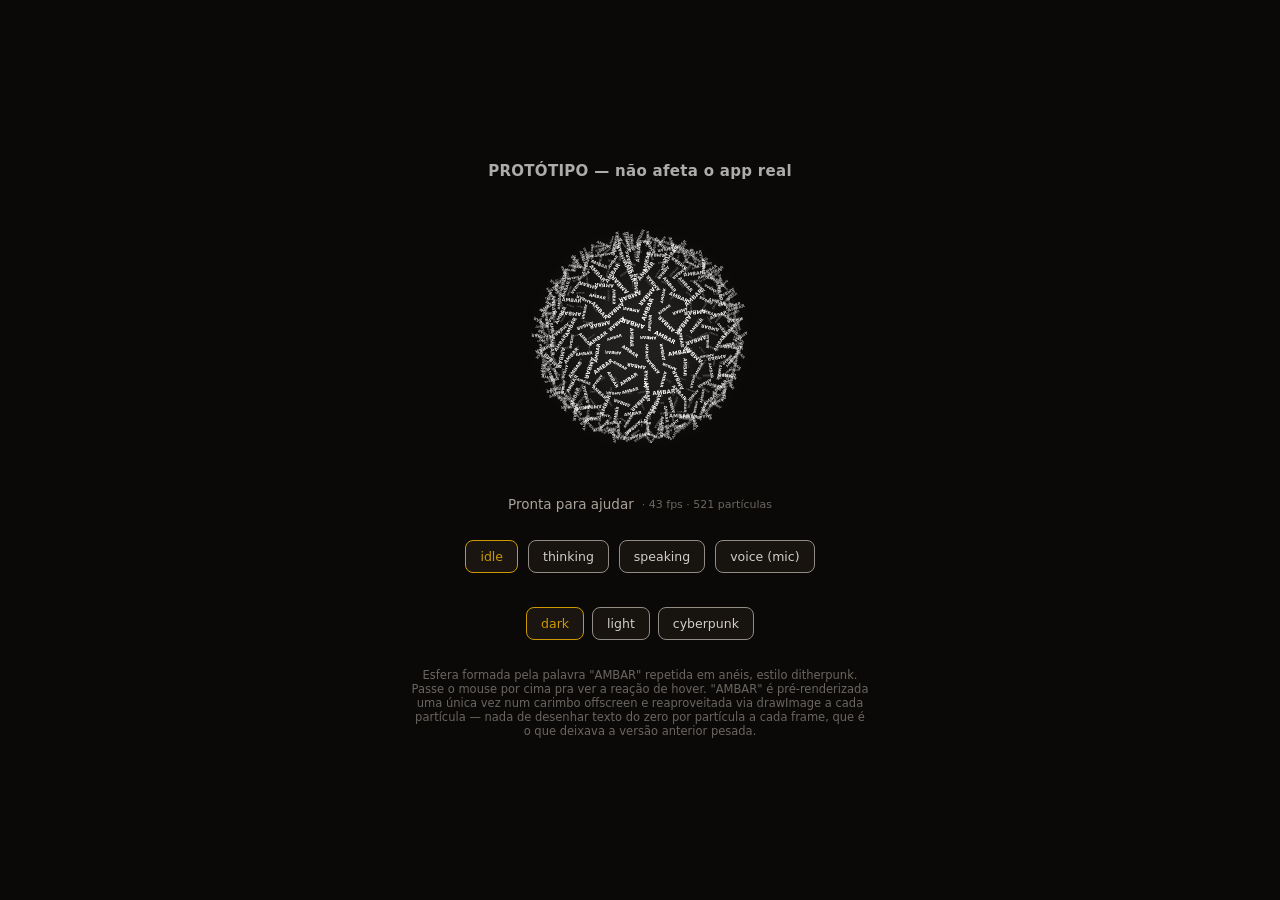
<file: prototype/orb-test/orb-typo-test.html>
<!doctype html>
<html lang="pt-br">
<head>
<meta charset="utf-8" />
<title>Teste — Orb Tipográfica (AMBAR)</title>
<style>
  :root, :root[data-theme="dark"] {
    --bg: oklch(14% 0.006 70);
    --surface: oklch(20% 0.012 70);
    --text: oklch(96% 0.004 70);
    --text-secondary: oklch(72% 0.014 70);
    --accent: #cc9a00;
    --orb-rgb: 255,255,255;
  }
  :root[data-theme="light"] {
    --bg: oklch(90% 0.01 70);
    --surface: oklch(97% 0.005 70);
    --text: #1C1917;
    --text-secondary: oklch(46% 0.012 70);
    --accent: #d49e00;
    --orb-rgb: 28,25,23;
  }
  :root[data-theme="cyberpunk"] {
    --bg: oklch(9% 0.02 290);
    --surface: oklch(16% 0.03 290);
    --text: oklch(93% 0.05 195);
    --text-secondary: oklch(72% 0.09 195);
    --accent: oklch(64% 0.25 335);
    --orb-rgb: 230,50,180;
  }

  * { box-sizing: border-box; }
  body {
    margin: 0;
    min-height: 100vh;
    display: flex;
    flex-direction: column;
    align-items: center;
    justify-content: center;
    gap: 28px;
    background: var(--bg);
    font-family: 'Segoe UI', ui-sans-serif, system-ui, sans-serif;
    color: var(--text);
    transition: background .4s ease, color .4s ease;
  }

  h1 { font-size: 15px; font-weight: 600; opacity: .7; letter-spacing: .02em; margin: 0; }

  #orb-wrap {
    position: relative;
    width: 260px;
    height: 260px;
    cursor: pointer;
    transition: transform .5s ease;
  }
  #orb-wrap.thinking { transform: scale(1.05); }
  #orb-wrap.speaking { transform: scale(1.09); }
  #orb-wrap.hover { transform: scale(1.04); }

  #orb-canvas { position: absolute; inset: 0; width: 100%; height: 100%; }

  #orb-status { display: flex; align-items: center; gap: 8px; font-size: 13.5px; color: var(--text-secondary); }

  #controls { display: flex; gap: 10px; flex-wrap: wrap; justify-content: center; max-width: 480px; }
  button {
    font-family: inherit; font-size: 12.5px; padding: 8px 14px; border-radius: 8px;
    border: 1px solid var(--text-secondary); background: var(--surface); color: var(--text);
    cursor: pointer; opacity: .85;
  }
  button:hover { opacity: 1; }
  button.active { border-color: var(--accent); color: var(--accent); opacity: 1; }

  #theme-row { display: flex; gap: 8px; margin-top: 6px; }
  #perf { font-size: 11px; color: var(--text-secondary); opacity: .6; }

  footer { font-size: 11.5px; color: var(--text-secondary); opacity: .6; text-align: center; max-width: 460px; }
</style>
</head>
<body data-theme="dark">

<h1>PROTÓTIPO — não afeta o app real</h1>

<div id="orb-wrap">
  <canvas id="orb-canvas" width="520" height="520"></canvas>
</div>

<div id="orb-status">
  <span id="orb-label">Pronta para ajudar</span>
  <span id="perf"></span>
</div>

<div id="controls">
  <button data-state="idle" class="active">idle</button>
  <button data-state="thinking">thinking</button>
  <button data-state="speaking">speaking</button>
  <button data-state="voice">voice (mic)</button>
</div>

<div id="theme-row">
  <button data-theme="dark" class="active">dark</button>
  <button data-theme="light">light</button>
  <button data-theme="cyberpunk">cyberpunk</button>
</div>

<footer>Esfera formada pela palavra "AMBAR" repetida em anéis, estilo ditherpunk. Passe o mouse por cima pra ver a reação de hover. "AMBAR" é pré-renderizada uma única vez num carimbo offscreen e reaproveitada via drawImage a cada partícula — nada de desenhar texto do zero por partícula a cada frame, que é o que deixava a versão anterior pesada.</footer>

<script>
(function () {
  "use strict";

  const canvas = document.getElementById("orb-canvas");
  const ctx = canvas.getContext("2d");
  const wrap = document.getElementById("orb-wrap");
  const label = document.getElementById("orb-label");
  const perfEl = document.getElementById("perf");
  const LABELS = { idle: "Pronta para ajudar", thinking: "Pensando...", speaking: "Respondendo...", voice: "Ouvindo..." };

  const DPR = Math.min(window.devicePixelRatio || 1, 2);
  const SIZE = 520;
  canvas.width = SIZE * DPR;
  canvas.height = SIZE * DPR;
  ctx.scale(DPR, DPR);

  const CX = SIZE / 2, CY = SIZE / 2;
  const R = 200;
  // Raio máximo que o glow pode alcançar sem estourar o canvas: se o último
  // stop do radial gradient (glowR) passar de SIZE/2, o círculo do gradiente
  // é cortado reto pelo próprio limite do canvas — é isso que aparecia como uma
  // "borda"/janela cinza sutil ao redor da orb, mais visível no hover (que
  // aumenta glowR ainda mais). Deixa ~10% de folga em vez de colar em SIZE/2.
  const GLOW_MAX_R = SIZE / 2 * 0.9;
  const WORD = "AMBAR";

  // ---- Carimbo do texto: renderizado 1x por cor, reaproveitado via drawImage ----
  // (a versão anterior desenhava fillText() por partícula a cada frame — centenas/milhares
  // de chamadas de rasterização de fonte por frame, o que é o que a deixava pesada.
  // Aqui o texto vira uma textura pronta; desenhar é só um blit de imagem.)
  const STAMP_FONT_PX = 34;
  function buildStamp(rgb) {
    const off = document.createElement("canvas");
    const pad = 6;
    const octx = off.getContext("2d");
    octx.font = `700 ${STAMP_FONT_PX}px 'Segoe UI', system-ui, sans-serif`;
    const w = Math.ceil(octx.measureText(WORD).width) + pad * 2;
    const h = STAMP_FONT_PX + pad * 2;
    off.width = w;
    off.height = h;
    octx.font = `700 ${STAMP_FONT_PX}px 'Segoe UI', system-ui, sans-serif`;
    octx.textAlign = "left";
    octx.textBaseline = "middle";
    octx.fillStyle = `rgb(${rgb})`;
    octx.fillText(WORD, pad, h / 2);
    return { canvas: off, w, h };
  }

  // ---- Partículas: cada uma é uma instância do carimbo, disposta em anéis
  // de latitude sobre uma esfera (mesma projeção 3D da v1), com leve rotação
  // própria pra dar aparência "irregular" como na referência.
  const rawPoints = [];
  const RINGS = 22;
  for (let i = 1; i < RINGS; i++) {
    const lat = (i / RINGS) * Math.PI - Math.PI / 2;
    const ringR = Math.cos(lat);
    if (ringR < 0.05) continue;
    const count = Math.max(3, Math.round(RINGS * 1.7 * ringR));
    for (let j = 0; j < count; j++) {
      const lon = (j / count) * Math.PI * 2 + (i % 2) * 0.15;
      rawPoints.push({
        x0: Math.cos(lat) * Math.cos(lon),
        y0: Math.sin(lat),
        z0: Math.cos(lat) * Math.sin(lon),
        phase: Math.random() * Math.PI * 2,
        rot: Math.random() * Math.PI * 2,
        rotSpeed: (Math.random() - 0.5) * 0.4,
        scaleJitter: 0.75 + Math.random() * 0.5,
      });
    }
  }
  const N = rawPoints.length;
  const X0 = new Float32Array(N), Y0 = new Float32Array(N), Z0 = new Float32Array(N);
  const PHASE = new Float32Array(N), ROT0 = new Float32Array(N), ROTSPD = new Float32Array(N), SJITTER = new Float32Array(N);
  rawPoints.forEach((p, i) => {
    X0[i] = p.x0; Y0[i] = p.y0; Z0[i] = p.z0;
    PHASE[i] = p.phase; ROT0[i] = p.rot; ROTSPD[i] = p.rotSpeed; SJITTER[i] = p.scaleJitter;
  });

  const PX = new Float32Array(N), PY = new Float32Array(N), DEPTH = new Float32Array(N);
  const ORDER = new Uint32Array(N);
  for (let i = 0; i < N; i++) ORDER[i] = i;

  const STATE_PARAMS = {
    idle:     { speed: 0.35, jitterAmp: 0.012, jitterFreq: 1.0, glow: 0.45 },
    thinking: { speed: 1.7,  jitterAmp: 0.035, jitterFreq: 3.6, glow: 0.9  },
    speaking: { speed: 1.2,  jitterAmp: 0.05,  jitterFreq: 4.8, glow: 1.05 },
    voice:    { speed: 1.0,  jitterAmp: 0.045, jitterFreq: 5.6, glow: 0.95 },
  };
  const cur = { ...STATE_PARAMS.idle };
  const EASE_SPEED = 4.5;

  let state = "idle";
  let hover = false;
  let hoverAmt = 0;
  let voiceAmplitude = 0;
  let angleY = 0;
  let angleX = 0.15;
  let t = 0;

  function orbRGB() {
    const raw = getComputedStyle(document.documentElement).getPropertyValue("--orb-rgb").trim();
    return raw || "255,255,255";
  }
  let ORB_RGB = "255,255,255";
  let stamp = buildStamp(ORB_RGB);
  function refreshColors() {
    ORB_RGB = orbRGB();
    stamp = buildStamp(ORB_RGB);
  }
  refreshColors();

  function lerp(a, b, f) { return a + (b - a) * f; }
  function easeToward(dt) {
    const target = STATE_PARAMS[state];
    const f = Math.min(1, dt * EASE_SPEED);
    cur.speed = lerp(cur.speed, target.speed, f);
    cur.jitterAmp = lerp(cur.jitterAmp, target.jitterAmp, f);
    cur.jitterFreq = lerp(cur.jitterFreq, target.jitterFreq, f);
    cur.glow = lerp(cur.glow, target.glow, f);
    hoverAmt = lerp(hoverAmt, hover ? 1 : 0, Math.min(1, dt * 8));
  }

  // Cache do glow: um radial gradient é caro de reconstruir (addColorStop x3)
  // e o raio/opacidade mudam pouco quadro a quadro — só reconstrói quando o
  // raio "arredondado" muda (hover liga/desliga) ou a cor do tema muda.
  // A intensidade (que muda todo frame com o estado) é aplicada via globalAlpha
  // em vez de recriar o gradiente.
  let glowCache = null, glowCacheKey = "";
  function getGlow(glowR) {
    const roundedR = Math.round(glowR);
    const key = `${roundedR}|${ORB_RGB}`;
    if (key !== glowCacheKey) {
      const grad = ctx.createRadialGradient(CX, CY, R * 0.35, CX, CY, roundedR);
      grad.addColorStop(0, `rgba(${ORB_RGB}, 0.2)`);
      grad.addColorStop(0.6, `rgba(${ORB_RGB}, 0.07)`);
      grad.addColorStop(1, `rgba(${ORB_RGB}, 0)`);
      glowCache = grad;
      glowCacheKey = key;
    }
    return glowCache;
  }

  function draw() {
    ctx.clearRect(0, 0, SIZE, SIZE);

    const hoverBoost = 1 + hoverAmt * 0.16;
    const voiceGlow = state === "voice" ? voiceAmplitude * 0.5 : 0;
    const stateGlow = cur.glow + voiceGlow;

    const glowR = Math.min(GLOW_MAX_R, R * 1.4 * hoverBoost);
    ctx.globalAlpha = Math.min(1, stateGlow);
    ctx.fillStyle = getGlow(glowR);
    ctx.beginPath();
    ctx.arc(CX, CY, glowR, 0, Math.PI * 2);
    ctx.fill();
    ctx.globalAlpha = 1;

    const cosX = Math.cos(angleX), sinX = Math.sin(angleX);
    const cosY = Math.cos(angleY), sinY = Math.sin(angleY);
    const amp = cur.jitterAmp * (1 + voiceGlow);
    const freq = cur.jitterFreq;

    for (let i = 0; i < N; i++) {
      const j = Math.sin(t * freq + PHASE[i]) * amp;
      const rr = (1 + j) * hoverBoost;

      const x0 = X0[i], y0 = Y0[i], z0 = Z0[i];
      const x = x0 * cosY - z0 * sinY;
      const z = x0 * sinY + z0 * cosY;
      const y2 = y0 * cosX - z * sinX;
      const z2 = y0 * sinX + z * cosX;

      const scale = rr * R;
      PX[i] = CX + x * scale;
      PY[i] = CY + y2 * scale;
      DEPTH[i] = z2;
    }

    const depthRef = DEPTH;
    Array.prototype.sort.call(ORDER, (a, b) => depthRef[a] - depthRef[b]);

    const stampCanvas = stamp.canvas, sw = stamp.w, sh = stamp.h;
    const wordScale = 0.11; // tamanho da palavra em relação ao raio da orb
    const rotBase = t * cur.speed * 0.3;

    // setTransform substitui save/translate/rotate/restore por partícula: uma
    // única chamada de matriz em vez de quatro, e sem empilhar/desempilhar
    // estado do contexto (ctx.save/restore por item é a parte mais cara do
    // loop anterior depois do próprio drawImage).
    for (let k = 0; k < N; k++) {
      const i = ORDER[k];
      const depth = DEPTH[i];
      const front = (depth + 1) / 2;
      if (front < 0.06) continue; // não desenha o que está bem atrás (economiza + evita poluição visual)

      const px = PX[i], py = PY[i];
      const alpha = Math.min(1, 0.15 + front * 0.85);
      const scale = (0.55 + front * 0.75) * SJITTER[i] * wordScale * (R / 100);

      const drawW = sw * scale, drawH = sh * scale;
      const rot = ROT0[i] + rotBase * ROTSPD[i];
      const cosR = Math.cos(rot), sinR = Math.sin(rot);

      ctx.globalAlpha = alpha;
      // setTransform substitui o CTM inteiro (não acumula com ctx.scale(DPR) do
      // setup) — por isso o DPR entra manualmente aqui, e cx/cy também precisam
      // ir na matriz já que px/py são coordenadas lógicas, não de device.
      ctx.setTransform(cosR * DPR, sinR * DPR, -sinR * DPR, cosR * DPR, px * DPR, py * DPR);
      ctx.drawImage(stampCanvas, -drawW / 2, -drawH / 2, drawW, drawH);
    }
    ctx.setTransform(DPR, 0, 0, DPR, 0, 0);
    ctx.globalAlpha = 1;

    ctx.strokeStyle = `rgba(${ORB_RGB}, ${0.35 * stateGlow})`;
    ctx.lineWidth = 1;
    ctx.beginPath();
    ctx.arc(CX, CY, R * 1.001, 0, Math.PI * 2);
    ctx.stroke();
  }

  let frameCount = 0, fpsAcc = 0, fpsLast = performance.now();
  let lastTs = performance.now();
  function tick(ts) {
    const dt = Math.min(0.05, (ts - lastTs) / 1000);
    lastTs = ts;
    t += dt;
    easeToward(dt);
    angleY += dt * 0.3 * cur.speed * (1 + hoverAmt * 0.3);
    draw();

    frameCount++;
    if (ts - fpsLast > 500) {
      fpsAcc = Math.round((frameCount * 1000) / (ts - fpsLast));
      perfEl.textContent = `· ${fpsAcc} fps · ${N} partículas`;
      frameCount = 0;
      fpsLast = ts;
    }
    requestAnimationFrame(tick);
  }
  requestAnimationFrame(tick);

  wrap.addEventListener("mouseenter", () => { hover = true; wrap.classList.add("hover"); });
  wrap.addEventListener("mouseleave", () => { hover = false; wrap.classList.remove("hover"); });

  let voiceRAF = null;
  function setVoiceAmplitudeLoop(on) {
    if (voiceRAF) cancelAnimationFrame(voiceRAF);
    if (!on) { voiceAmplitude = 0; return; }
    let vt = 0;
    const step = () => {
      vt += 0.05;
      voiceAmplitude = 0.35 + Math.abs(Math.sin(vt * 3)) * 0.5 + Math.random() * 0.1;
      if (state === "voice") voiceRAF = requestAnimationFrame(step);
    };
    step();
  }

  document.querySelectorAll("#controls button").forEach((btn) => {
    btn.addEventListener("click", () => {
      document.querySelectorAll("#controls button").forEach((b) => b.classList.remove("active"));
      btn.classList.add("active");
      state = btn.dataset.state;
      wrap.classList.remove("thinking", "speaking");
      if (state === "thinking") wrap.classList.add("thinking");
      if (state === "speaking") wrap.classList.add("speaking");
      label.textContent = LABELS[state];
      setVoiceAmplitudeLoop(state === "voice");
    });
  });

  document.querySelectorAll("#theme-row button").forEach((btn) => {
    btn.addEventListener("click", () => {
      document.querySelectorAll("#theme-row button").forEach((b) => b.classList.remove("active"));
      btn.classList.add("active");
      document.documentElement.setAttribute("data-theme", btn.dataset.theme);
      document.body.setAttribute("data-theme", btn.dataset.theme);
      refreshColors();
    });
  });
})();
</script>
</body>
</html>
</file>
<file: prototype/style.css>
/* ============ Temas (valores OKLCH copiados 1:1 do mockup original) ============ */

:root,
:root[data-theme="dark"] {
  --surface-default: oklch(20% 0.012 70);
  --surface-elevated: oklch(26% 0.013 70);
  --text-primary: oklch(96% 0.004 70);
  --text-secondary: oklch(72% 0.014 70);
  --interactive-default: #cc9a00;
  --interactive-hover: #d9ab1f;
  --interactive-active: #a87e00;
  --interactive-text: #1A1A1A;
  --border-default: oklch(34% 0.013 70);
  --success: oklch(68% 0.14 145);
  --warning: oklch(76% 0.15 80);
  --error: oklch(62% 0.19 25);
  --info: oklch(66% 0.11 235);
  --sidebar-hover-bg: oklch(26% 0.013 70);
  --desktop-bg: radial-gradient(circle at 25% 15%, oklch(30% 0.03 45 / .5), transparent 55%), oklch(14% 0.006 70);
}

:root[data-theme="light"] {
  --surface-default: oklch(97% 0.005 70);
  --surface-elevated: oklch(93% 0.006 70);
  --text-primary: #1C1917;
  --text-secondary: oklch(46% 0.012 70);
  --interactive-default: #d49e00;
  --interactive-hover: #bd8f00;
  --interactive-active: #1A1A1A;
  --interactive-text: #000000;
  --border-default: oklch(83% 0.01 70);
  --success: oklch(56% 0.13 145);
  --warning: oklch(68% 0.15 80);
  --error: oklch(54% 0.19 25);
  --info: oklch(56% 0.11 235);
  --sidebar-hover-bg: oklch(89% 0.003 70);
  --desktop-bg: radial-gradient(circle at 25% 15%, oklch(85% 0.05 45 / .6), transparent 55%), oklch(90% 0.01 70);
}

:root[data-theme="cyberpunk"] {
  --surface-default: oklch(16% 0.03 290);
  --surface-elevated: oklch(22% 0.045 290);
  --text-primary: oklch(93% 0.05 195);
  --text-secondary: oklch(72% 0.09 195);
  --interactive-default: oklch(64% 0.25 335);
  --interactive-hover: oklch(70% 0.25 335);
  --interactive-active: oklch(75% 0.25 335);
  --border-default: oklch(42% 0.14 290);
  --success: oklch(78% 0.19 155);
  --warning: oklch(82% 0.17 90);
  --error: oklch(68% 0.22 25);
  --info: oklch(76% 0.15 220);
  --sidebar-hover-bg: oklch(27% 0.06 290);
  --desktop-bg: radial-gradient(circle at 25% 15%, oklch(45% 0.22 330 / .4), transparent 55%), radial-gradient(circle at 80% 85%, oklch(45% 0.18 195 / .3), transparent 55%), oklch(9% 0.02 290);
}

/* ============ Base ============ */

* { box-sizing: border-box; }

@keyframes orbBarIdle { 0%, 100% { transform: scaleY(0.55); opacity: .55; } 50% { transform: scaleY(0.78); opacity: .85; } }
@keyframes orbBarThinking { 0%, 100% { transform: scaleY(0.55); opacity: .65; } 50% { transform: scaleY(1.55); opacity: 1; } }
@keyframes orbBarSpeaking { 0%, 100% { transform: scaleY(0.75); opacity: .8; } 50% { transform: scaleY(1.75); opacity: 1; } }
@keyframes fadeUp { from { opacity: 0; transform: translateY(6px); } to { opacity: 1; transform: translateY(0); } }
@keyframes slideIn { from { opacity: 0; transform: translateX(-6px); } to { opacity: 1; transform: translateX(0); } }

body {
  margin: 0;
  font-family: 'Segoe UI', ui-sans-serif, system-ui, -apple-system, sans-serif;
}

svg {
  fill: none;
  stroke: currentColor;
  stroke-width: 1.6;
  stroke-linecap: round;
  stroke-linejoin: round;
}

.hidden { display: none !important; }
.flex1 { flex: 1; }

/* ============ Desktop (fundo por trás da janela) ============ */

#desktop {
  width: 100%;
  height: 100vh;
  min-height: 820px;
  display: flex;
  align-items: center;
  justify-content: center;
  background: var(--desktop-bg);
}

/* ============ Window ============ */

#window {
  width: 1360px;
  height: 840px;
  max-width: 96vw;
  max-height: 92vh;
  display: flex;
  flex-direction: column;
  border-radius: 12px;
  overflow: hidden;
  box-shadow: 0 30px 80px -20px rgba(0, 0, 0, 0.45);
  border: 1px solid var(--border-default);
  background: var(--surface-default);
  position: relative;
}

/* ============ Logged out ============ */

#logged-out-screen {
  flex: 1;
  display: flex;
  flex-direction: column;
  align-items: center;
  justify-content: center;
  gap: 16px;
  background: var(--surface-default);
}
#logged-out-screen svg { width: 28px; height: 28px; color: var(--text-primary); }
#logged-out-screen span { font-size: 16px; font-weight: 600; color: var(--text-primary); }
#relogin-btn {
  padding: 10px 22px;
  border-radius: 8px;
  border: none;
  background: var(--interactive-default);
  color: var(--interactive-text);
  font-size: 14px;
  font-weight: 600;
  cursor: pointer;
  font-family: inherit;
}
#relogin-btn:hover { background: var(--interactive-hover); }

/* ============ Session ============ */

#session {
  flex: 1;
  display: flex;
  flex-direction: column;
  overflow: hidden;
  min-height: 0;
}

/* ============ Botão de tema flutuante ============ */

#theme-picker-wrap {
  position: absolute;
  top: 12px;
  right: 12px;
  z-index: 40;
}

.title-btn {
  width: 32px;
  height: 32px;
  border-radius: 6px;
  border: none;
  background: var(--surface-elevated);
  display: flex;
  align-items: center;
  justify-content: center;
  cursor: pointer;
  flex-shrink: 0;
  box-shadow: 0 2px 8px -2px rgba(0, 0, 0, 0.3);
}
.title-btn svg { width: 16px; height: 16px; color: var(--text-secondary); }
.title-btn:hover { background: var(--sidebar-hover-bg); }

.icon-sun, .icon-moon, .icon-cyber { display: none; width: 16px; height: 16px; }
:root[data-theme="dark"] #theme-toggle .icon-moon { display: block; }
:root[data-theme="light"] #theme-toggle .icon-sun { display: block; }
:root[data-theme="cyberpunk"] #theme-toggle .icon-cyber { display: block; }

#theme-menu {
  position: absolute;
  right: 0;
  top: 100%;
  margin-top: 4px;
  background: var(--surface-elevated);
  border: 1px solid var(--border-default);
  border-radius: 8px;
  box-shadow: 0 8px 24px -8px rgba(0, 0, 0, 0.35);
  padding: 4px;
  min-width: 150px;
  z-index: 30;
  display: flex;
  flex-direction: column;
  gap: 1px;
}
.theme-opt {
  display: flex;
  align-items: center;
  gap: 8px;
  padding: 7px 10px;
  border-radius: 6px;
  font-size: 13px;
  color: var(--text-primary);
  cursor: pointer;
  border: none;
  background: transparent;
  font-family: inherit;
  text-align: left;
}
.theme-opt:hover { background: var(--sidebar-hover-bg); }
.theme-opt svg { width: 14px; height: 14px; color: var(--text-secondary); flex-shrink: 0; }

/* ============ Body row ============ */

#body-row {
  flex: 1;
  display: flex;
  overflow: hidden;
  min-height: 0;
}

/* ============ Sidebar ============ */

#sidebar {
  width: 272px;
  flex: none;
  display: flex;
  flex-direction: column;
  background: var(--surface-elevated);
  border-right: 1px solid var(--border-default);
  transition: width 0.2s ease;
  overflow: hidden;
  min-height: 0;
}

#desktop.sidebar-collapsed #sidebar { width: 64px; cursor: pointer; }
#desktop.sidebar-collapsed .side-label { display: none; }
#desktop.sidebar-collapsed #sidebar-title { display: none; }
#desktop.sidebar-collapsed #sidebar-toggle { display: none; }
#desktop.sidebar-collapsed #sidebar-search-wrap { display: none; }
#desktop.sidebar-collapsed #sidebar-history { display: none; }
#desktop.sidebar-collapsed .side-section-label { display: none; }
#desktop.sidebar-collapsed #sidebar-top { justify-content: center; }
#desktop.sidebar-collapsed .side-item { justify-content: center; }

#sidebar-top {
  display: flex;
  align-items: center;
  gap: 8px;
  padding: 12px 16px 8px 16px;
}
#sidebar-mark { width: 17px; height: 17px; color: var(--text-primary); flex-shrink: 0; }
#desktop.sidebar-collapsed #sidebar-mark { display: none; }
#sidebar-title { font-size: 14px; font-weight: 700; color: var(--text-primary); flex: 1; }
#sidebar-toggle {
  width: 26px;
  height: 26px;
  border-radius: 6px;
  border: none;
  background: transparent;
  display: flex;
  align-items: center;
  justify-content: center;
  cursor: pointer;
  margin-left: auto;
  flex-shrink: 0;
}
#sidebar-toggle:hover { background: var(--sidebar-hover-bg); }
#sidebar-toggle svg { width: 14px; height: 14px; color: var(--text-secondary); }
#desktop.sidebar-collapsed #sidebar-toggle svg { width: 14px; height: 14px; }

#sidebar-search-wrap {
  margin: 0 12px 10px 12px;
  display: flex;
  align-items: center;
  gap: 8px;
  background: var(--surface-default);
  border: 1px solid var(--border-default);
  border-radius: 8px;
  padding: 7px 10px;
}
#sidebar-search-wrap svg { width: 14px; height: 14px; color: var(--text-secondary); flex-shrink: 0; stroke-width: 1.7; }
#sidebar-search-wrap input {
  flex: 1;
  min-width: 0;
  border: none;
  outline: none;
  background: transparent;
  font-size: 12.5px;
  color: var(--text-primary);
  font-family: inherit;
}

#sidebar-primary {
  padding: 2px 8px;
  display: flex;
  flex-direction: column;
  gap: 1px;
}

.side-item {
  display: flex;
  align-items: center;
  gap: 10px;
  padding: 6px 8px;
  border-radius: 7px;
  cursor: pointer;
}
.side-item:hover { background: var(--sidebar-hover-bg); }
.side-item svg { width: 15px; height: 15px; color: var(--text-secondary); flex-shrink: 0; }
.pinned-item svg { width: 14px; height: 14px; }
.side-item .accent-icon { color: var(--interactive-default); stroke-width: 2; }
.side-label { font-size: 13px; color: var(--text-primary); }
.accent-label { font-weight: 600; color: var(--interactive-default); }
.chevron { width: 12px !important; height: 12px !important; }

#profile-wrap { position: relative; }
#profile-btn-name { font-weight: 600; }
.pro-badge {
  font-size: 9px;
  font-weight: 700;
  background: var(--interactive-default);
  color: var(--interactive-text);
  padding: 1px 6px;
  border-radius: 4px;
  letter-spacing: .02em;
  flex-shrink: 0;
}

#profile-menu {
  position: absolute;
  left: 8px;
  top: 100%;
  margin-top: 4px;
  background: var(--surface-elevated);
  border: 1px solid var(--border-default);
  border-radius: 8px;
  box-shadow: 0 8px 24px -8px rgba(0, 0, 0, 0.35);
  padding: 4px;
  min-width: 140px;
  z-index: 20;
  display: flex;
  flex-direction: column;
  gap: 1px;
}
.menu-opt {
  padding: 7px 10px;
  border-radius: 6px;
  font-size: 13px;
  color: var(--text-primary);
  cursor: pointer;
  border: none;
  background: transparent;
  font-family: inherit;
  text-align: left;
}
.menu-opt:hover { background: var(--sidebar-hover-bg); }

.nav-view.active, .pinned-item.active { background: var(--sidebar-hover-bg); }

.side-sep {
  height: 1px;
  background: var(--border-default);
  margin: 6px 16px;
  flex-shrink: 0;
}

.side-section-label {
  padding: 0 20px 4px 20px;
  font-size: 11px;
  font-weight: 600;
  letter-spacing: .03em;
  color: var(--text-secondary);
}

#sidebar-pinned {
  padding: 2px 8px;
  display: flex;
  flex-direction: column;
  gap: 1px;
}

#sidebar-history {
  flex: 1;
  min-height: 260px;
  display: flex;
  flex-direction: column;
  overflow: hidden;
}

#history-toolbar {
  flex: none;
  display: flex;
  align-items: center;
  justify-content: space-between;
  padding: 0 12px 4px 12px;
}
#history-toolbar .side-section-label { padding: 0; }
#select-mode-toggle {
  border: none;
  background: transparent;
  color: var(--interactive-default);
  font-size: 11px;
  font-weight: 600;
  cursor: pointer;
  font-family: inherit;
  padding: 2px 4px;
}
#select-mode-toggle:hover { text-decoration: underline; }

#bulk-actions-bar {
  flex: none;
  display: flex;
  align-items: center;
  gap: 8px;
  padding: 6px 12px;
  margin: 0 8px 6px;
  background: var(--surface-default);
  border: 1px solid var(--border-default);
  border-radius: 8px;
}
#bulk-count { flex: 1; font-size: 12px; color: var(--text-secondary); }
#bulk-delete-btn, #bulk-cancel-btn {
  border: none;
  background: transparent;
  font-size: 12px;
  font-weight: 600;
  cursor: pointer;
  font-family: inherit;
  padding: 4px 8px;
  border-radius: 6px;
}
#bulk-delete-btn { color: var(--error); }
#bulk-delete-btn:hover { background: var(--sidebar-hover-bg); }
#bulk-delete-btn:disabled { opacity: 0.4; cursor: default; }
#bulk-delete-btn:disabled:hover { background: transparent; }
#bulk-cancel-btn { color: var(--text-secondary); }
#bulk-cancel-btn:hover { background: var(--sidebar-hover-bg); }

#history-groups {
  flex: 1;
  overflow-y: auto;
  padding: 0 8px 8px;
}

.history-group-label { padding-top: 8px; }
.history-group-label:first-child { padding-top: 0; }

.chat-row-checkbox {
  width: 14px;
  height: 14px;
  margin-right: 10px;
  accent-color: var(--interactive-default);
  cursor: pointer;
  flex: none;
}

.chat-row {
  display: flex;
  align-items: center;
  padding: 7px 8px;
  border-radius: 7px;
  cursor: pointer;
}
.chat-row:hover { background: var(--sidebar-hover-bg); }
.chat-row.active { background: var(--sidebar-hover-bg); }
.chat-row-title {
  font-size: 13px;
  color: var(--text-primary);
  white-space: nowrap;
  overflow: hidden;
  text-overflow: ellipsis;
  flex: 1;
}
.chat-row-input {
  flex: 1;
  min-width: 0;
  border: 1px solid var(--interactive-default);
  border-radius: 4px;
  background: var(--surface-default);
  color: var(--text-primary);
  font-size: 13px;
  padding: 2px 6px;
  font-family: inherit;
}
.chat-row-actions {
  display: none;
  align-items: center;
  justify-content: center;
  gap: 0;
  flex: none;
}
.chat-row:hover .chat-row-actions,
.chat-row-actions:has(.chat-row-confirm-label) { display: flex; }
.chat-row-action-btn {
  width: 22px;
  height: 22px;
  border-radius: 5px;
  border: none;
  background: transparent;
  display: flex;
  align-items: center;
  justify-content: center;
  cursor: pointer;
  flex: none;
}
.chat-row-action-btn:hover { background: var(--surface-default); }
.chat-row-action-btn svg { width: 12px; height: 12px; color: var(--text-secondary); }
.chat-row-action-btn.pinned svg { fill: var(--interactive-default); }
.chat-row-action-btn.danger svg { color: var(--error); }
.chat-row-confirm-label { font-size: 11px; color: var(--error); margin-right: 2px; white-space: nowrap; }

#no-search-results {
  font-weight: 400;
  font-size: 12.5px;
  padding: 6px 12px;
  color: var(--text-secondary);
}

/* ============ Main ============ */

#main {
  flex: 1;
  display: flex;
  flex-direction: column;
  overflow: hidden;
  background: var(--surface-default);
  min-width: 0;
}

.view {
  flex: 1;
  display: flex;
  flex-direction: column;
  overflow: hidden;
  min-height: 0;
}

/* ============ Chat view ============ */

#orb-header {
  flex: none;
  display: flex;
  flex-direction: column;
  align-items: center;
  justify-content: center;
  padding: 26px 0 10px 0;
}

#orb-wrap {
  position: relative;
  width: 150px;
  height: 150px;
  transition: transform .5s ease;
}
#orb-wrap.thinking { transform: scale(1.06); }
#orb-wrap.speaking { transform: scale(1.1); }

#status-orb {
  position: absolute;
  inset: 0;
}

.orb-bar-outer {
  position: absolute;
  left: 50%;
  top: 50%;
  width: 0;
  height: 0;
}

.orb-bar-inner {
  position: absolute;
  left: -1.5px;
  bottom: 34px;
  width: 3px;
  height: 26px;
  border-radius: 2px;
  background: var(--text-primary);
  transform-origin: center bottom;
  transform: scaleY(0.6);
}

#status-orb.idle .orb-bar-inner { animation-name: orbBarIdle; animation-duration: 2.6s; animation-timing-function: ease-in-out; animation-iteration-count: infinite; }
#status-orb.thinking .orb-bar-inner { animation-name: orbBarThinking; animation-duration: 0.85s; animation-timing-function: ease-in-out; animation-iteration-count: infinite; }
#status-orb.speaking .orb-bar-inner { animation-name: orbBarSpeaking; animation-duration: 1.05s; animation-timing-function: ease-in-out; animation-iteration-count: infinite; }

#orb-status {
  margin-top: 14px;
  display: flex;
  align-items: center;
  gap: 7px;
}
#orb-status svg { width: 13px; height: 13px; color: var(--text-secondary); stroke-width: 1.7; }
#orb-label { font-size: 13.5px; color: var(--text-secondary); }

#suggestions {
  display: flex;
  gap: 8px;
  margin-top: 16px;
  flex-wrap: wrap;
  justify-content: center;
  max-width: 520px;
}
#suggestions.hidden { display: none; }

.suggestion-chip {
  padding: 8px 14px;
  border-radius: 20px;
  border: 1px solid var(--border-default);
  background: var(--surface-elevated);
  color: var(--text-primary);
  font-size: 12.5px;
  cursor: pointer;
  font-family: inherit;
}
.suggestion-chip:hover { background: var(--sidebar-hover-bg); }

#chat {
  flex: 1;
  overflow-y: auto;
  padding: 8px 40px 16px 40px;
  display: flex;
  flex-direction: column;
  gap: 16px;
}

.msg-row {
  display: flex;
  gap: 10px;
  align-items: flex-start;
  animation: fadeUp .3s ease;
}
.msg-row.user { justify-content: flex-end; }
.msg-row.assistant { justify-content: flex-start; }

.msg-avatar {
  width: 26px;
  height: 26px;
  border-radius: 50%;
  background: var(--surface-elevated);
  border: 1px solid oklch(0% 0 0 / .18);
  display: flex;
  align-items: center;
  justify-content: center;
  flex: none;
}
.msg-avatar svg { width: 13px; height: 13px; color: var(--text-primary); }

.msg-bubble {
  max-width: 60%;
  padding: 11px 16px;
  border-radius: 16px;
  font-size: 14px;
  line-height: 1.5;
  white-space: pre-wrap;
}
.msg-row.assistant .msg-bubble {
  background: var(--sidebar-hover-bg);
  border: 1px solid var(--border-default);
  color: var(--text-primary);
  border-top-left-radius: 4px;
}
.msg-row.user .msg-bubble {
  background: var(--interactive-default);
  color: var(--interactive-text);
  border-top-right-radius: 4px;
}

.typing-dots { display: inline-flex; gap: 3px; padding: 3px 0; }
.typing-dots span {
  width: 5px;
  height: 5px;
  border-radius: 50%;
  background: currentColor;
  opacity: .6;
  display: inline-block;
  animation: bounce 1.1s infinite ease-in-out;
}
.typing-dots span:nth-child(2) { animation-delay: 0.15s; }
.typing-dots span:nth-child(3) { animation-delay: 0.3s; }
@keyframes bounce {
  0%, 60%, 100% { transform: translateY(0); opacity: 0.5; }
  30% { transform: translateY(-4px); opacity: 1; }
}

#input-row {
  flex: none;
  padding: 14px 40px 22px 40px;
  display: flex;
  align-items: center;
  gap: 10px;
}

#input-pill {
  flex: 1;
  background: var(--surface-elevated);
  border: 1px solid var(--border-default);
  border-radius: 24px;
  padding: 10px 18px;
}
#input-pill input {
  width: 100%;
  border: none;
  outline: none;
  background: transparent;
  font-size: 14px;
  color: var(--text-primary);
  font-family: inherit;
}

#mic-btn {
  width: 34px;
  height: 34px;
  border-radius: 50%;
  border: 1px solid var(--border-default);
  background: var(--surface-elevated);
  display: flex;
  align-items: center;
  justify-content: center;
  cursor: pointer;
  flex: none;
}
#mic-btn svg { width: 15px; height: 15px; color: var(--text-secondary); stroke-width: 1.8; }
#mic-btn.listening { background: var(--interactive-default); }
#mic-btn.listening svg { color: var(--interactive-text); }

#send-btn {
  width: 34px;
  height: 34px;
  border-radius: 50%;
  border: none;
  background: var(--interactive-default);
  display: flex;
  align-items: center;
  justify-content: center;
  cursor: pointer;
  flex: none;
}
#send-btn svg { width: 15px; height: 15px; stroke: var(--interactive-text); stroke-width: 2; }
#send-btn:hover { background: var(--interactive-hover); }

/* ============ Views genéricas: Projetos / Biblioteca / Preview / Modelos / Perfil ============ */

#view-projects, #view-library, #view-preview, #view-models, #view-profile {
  overflow-y: auto;
  padding: 40px;
  display: flex;
  flex-direction: column;
  gap: 14px;
  position: relative;
}

.view-title {
  margin: 0 0 4px 0;
  font-size: 20px;
  font-weight: 700;
  color: var(--text-primary);
}

.empty-msg {
  font-size: 13.5px;
  color: var(--text-secondary);
}

.card-list {
  display: flex;
  flex-direction: column;
  gap: 14px;
}

.card {
  background: var(--surface-elevated);
  border: 1px solid var(--border-default);
  border-radius: 10px;
  padding: 16px 18px;
  display: flex;
  flex-direction: column;
  gap: 4px;
}

.card-head {
  display: flex;
  align-items: center;
  justify-content: space-between;
  gap: 8px;
}
.card-name { font-size: 15px; font-weight: 600; color: var(--text-primary); }
.card-desc { font-size: 13px; color: var(--text-secondary); }
.card-updated { font-size: 11.5px; color: var(--text-secondary); margin-top: 4px; }

.card-actions { display: flex; align-items: center; gap: 4px; flex: none; }

.card-icon-btn {
  width: 28px;
  height: 28px;
  border-radius: 6px;
  border: none;
  background: transparent;
  display: flex;
  align-items: center;
  justify-content: center;
  cursor: pointer;
}
.card-icon-btn:hover { background: var(--sidebar-hover-bg); }
.card-icon-btn svg { width: 14px; height: 14px; color: var(--text-secondary); }
.card-icon-btn.danger svg { color: var(--error); }

.card-confirm-label { font-size: 12px; color: var(--error); margin-right: 2px; }
.card-confirm-btn {
  width: 28px;
  height: 28px;
  border-radius: 6px;
  border: none;
  background: var(--error);
  display: flex;
  align-items: center;
  justify-content: center;
  cursor: pointer;
}
.card-confirm-btn svg { width: 14px; height: 14px; stroke: #fff; stroke-width: 2; }
.card-cancel-btn {
  width: 28px;
  height: 28px;
  border-radius: 6px;
  border: 1px solid var(--border-default);
  background: transparent;
  display: flex;
  align-items: center;
  justify-content: center;
  cursor: pointer;
}
.card-cancel-btn svg { width: 14px; height: 14px; color: var(--text-secondary); stroke-width: 1.8; }

/* Preview list específico */
.preview-card {
  flex-direction: row;
  align-items: center;
  gap: 12px;
}
.preview-dot { width: 9px; height: 9px; border-radius: 50%; flex: none; }
.preview-info { display: flex; flex-direction: column; gap: 2px; flex: 1; }
.preview-open-btn {
  flex: none;
  padding: 7px 14px;
  border-radius: 8px;
  border: 1px solid var(--border-default);
  background: var(--surface-default);
  color: var(--text-primary);
  font-size: 12.5px;
  font-weight: 600;
  cursor: pointer;
  font-family: inherit;
}
.preview-open-btn:hover { background: var(--sidebar-hover-bg); }

#preview-toast {
  position: absolute;
  bottom: 20px;
  left: 40px;
  background: var(--interactive-default);
  color: var(--interactive-text);
  font-size: 13px;
  padding: 8px 14px;
  border-radius: 8px;
}

/* Modelos específico */
.model-card {
  cursor: pointer;
  flex-direction: row;
  align-items: center;
  justify-content: space-between;
  gap: 12px;
}
.model-card.selected { border-color: var(--interactive-default); }
.model-info { display: flex; flex-direction: column; gap: 2px; }
.model-check { width: 18px; height: 18px; color: var(--interactive-default); stroke-width: 2; flex: none; }

/* Perfil específico */
#profile-card {
  background: var(--surface-elevated);
  border: 1px solid var(--border-default);
  border-radius: 10px;
  padding: 24px;
  display: flex;
  align-items: center;
  gap: 16px;
}
#profile-avatar {
  width: 56px;
  height: 56px;
  border-radius: 50%;
  background: var(--interactive-default);
  color: var(--interactive-text);
  display: flex;
  align-items: center;
  justify-content: center;
  font-size: 20px;
  font-weight: 700;
  flex: none;
}
#profile-info { display: flex; flex-direction: column; gap: 4px; flex: 1; }
#profile-name-row { display: flex; align-items: center; gap: 8px; }
#profile-display-name { font-size: 17px; font-weight: 700; color: var(--text-primary); }
#profile-display-email { font-size: 13.5px; color: var(--text-secondary); }
#profile-edit-mode { display: flex; flex-direction: column; gap: 4px; }
#profile-edit-mode input {
  font-size: 15px;
  font-weight: 600;
  color: var(--text-primary);
  background: var(--surface-default);
  border: 1px solid var(--border-default);
  border-radius: 6px;
  padding: 5px 8px;
  font-family: inherit;
  max-width: 220px;
}
#profile-email-input { font-size: 13px; font-weight: 400; }

#profile-actions {
  display: flex;
  gap: 10px;
  justify-content: flex-end;
  flex-wrap: wrap;
}

.btn-outline, .btn-accent, .btn-danger {
  padding: 9px 18px;
  border-radius: 8px;
  font-size: 13.5px;
  font-weight: 600;
  cursor: pointer;
  white-space: nowrap;
  font-family: inherit;
}
.btn-outline {
  border: 1px solid var(--border-default);
  background: var(--surface-elevated);
  color: var(--text-primary);
}
.btn-outline-danger { color: var(--error); }
.btn-accent { border: none; background: var(--interactive-default); color: var(--interactive-text); }
.btn-accent:hover { background: var(--interactive-hover); }
.btn-danger { border: none; background: var(--error); color: #fff; }
#profile-delete-confirm-label { font-size: 13px; color: var(--error); align-self: center; }

/* ============ Scrollbars (finas, invisíveis até o hover — como ChatGPT/Claude) ============ */

* { scrollbar-width: thin; scrollbar-color: transparent transparent; }
*:hover { scrollbar-color: var(--sidebar-hover-bg) transparent; }

::-webkit-scrollbar { width: 6px; height: 6px; }
::-webkit-scrollbar-thumb {
  background: transparent;
  border-radius: 8px;
}
:hover::-webkit-scrollbar-thumb { background: var(--sidebar-hover-bg); }

a { color: var(--interactive-default); }
a:hover { color: var(--interactive-hover); }
</file>
<file: prototype/_snapshots/lia2.0-oklch-original/style.css>
/* ============ Temas (valores OKLCH copiados 1:1 do mockup original) ============ */

:root,
:root[data-theme="dark"] {
  --surface-default: oklch(20% 0.012 70);
  --surface-elevated: oklch(26% 0.013 70);
  --text-primary: oklch(96% 0.004 70);
  --text-secondary: oklch(72% 0.014 70);
  --interactive-default: oklch(58% 0.18 45);
  --interactive-hover: oklch(64% 0.18 45);
  --interactive-active: oklch(68% 0.18 45);
  --border-default: oklch(34% 0.013 70);
  --success: oklch(68% 0.14 145);
  --warning: oklch(76% 0.15 80);
  --error: oklch(62% 0.19 25);
  --info: oklch(66% 0.11 235);
  --sidebar-hover-bg: oklch(26% 0.013 70);
  --desktop-bg: radial-gradient(circle at 25% 15%, oklch(30% 0.03 45 / .5), transparent 55%), oklch(14% 0.006 70);
}

:root[data-theme="light"] {
  --surface-default: oklch(97% 0.005 70);
  --surface-elevated: oklch(93% 0.006 70);
  --text-primary: #1C1917;
  --text-secondary: oklch(46% 0.012 70);
  --interactive-default: oklch(56% 0.18 45);
  --interactive-hover: oklch(48% 0.18 45);
  --interactive-active: oklch(44% 0.18 45);
  --border-default: oklch(83% 0.01 70);
  --success: oklch(56% 0.13 145);
  --warning: oklch(68% 0.15 80);
  --error: oklch(54% 0.19 25);
  --info: oklch(56% 0.11 235);
  --sidebar-hover-bg: oklch(89% 0.003 70);
  --desktop-bg: radial-gradient(circle at 25% 15%, oklch(85% 0.05 45 / .6), transparent 55%), oklch(90% 0.01 70);
}

:root[data-theme="cyberpunk"] {
  --surface-default: oklch(16% 0.03 290);
  --surface-elevated: oklch(22% 0.045 290);
  --text-primary: oklch(93% 0.05 195);
  --text-secondary: oklch(72% 0.09 195);
  --interactive-default: oklch(64% 0.25 335);
  --interactive-hover: oklch(70% 0.25 335);
  --interactive-active: oklch(75% 0.25 335);
  --border-default: oklch(42% 0.14 290);
  --success: oklch(78% 0.19 155);
  --warning: oklch(82% 0.17 90);
  --error: oklch(68% 0.22 25);
  --info: oklch(76% 0.15 220);
  --sidebar-hover-bg: oklch(27% 0.06 290);
  --desktop-bg: radial-gradient(circle at 25% 15%, oklch(45% 0.22 330 / .4), transparent 55%), radial-gradient(circle at 80% 85%, oklch(45% 0.18 195 / .3), transparent 55%), oklch(9% 0.02 290);
}

/* ============ Base ============ */

* { box-sizing: border-box; }

@keyframes orbBarIdle { 0%, 100% { transform: scaleY(0.55); opacity: .55; } 50% { transform: scaleY(0.78); opacity: .85; } }
@keyframes orbBarThinking { 0%, 100% { transform: scaleY(0.55); opacity: .65; } 50% { transform: scaleY(1.55); opacity: 1; } }
@keyframes orbBarSpeaking { 0%, 100% { transform: scaleY(0.75); opacity: .8; } 50% { transform: scaleY(1.75); opacity: 1; } }
@keyframes fadeUp { from { opacity: 0; transform: translateY(6px); } to { opacity: 1; transform: translateY(0); } }
@keyframes slideIn { from { opacity: 0; transform: translateX(-6px); } to { opacity: 1; transform: translateX(0); } }

body {
  margin: 0;
  font-family: 'Segoe UI', ui-sans-serif, system-ui, -apple-system, sans-serif;
}

svg {
  fill: none;
  stroke: currentColor;
  stroke-width: 1.6;
  stroke-linecap: round;
  stroke-linejoin: round;
}

.hidden { display: none !important; }
.flex1 { flex: 1; }

/* ============ Desktop (fundo por trás da janela) ============ */

#desktop {
  width: 100%;
  height: 100vh;
  min-height: 820px;
  display: flex;
  align-items: center;
  justify-content: center;
  background: var(--desktop-bg);
}

/* ============ Reabrir / Restaurar (fora da janela) ============ */

#reopen-btn, #restore-btn {
  display: flex;
  align-items: center;
  gap: 10px;
  padding: 14px 22px;
  border-radius: 10px;
  border: 1px solid var(--border-default);
  background: var(--surface-elevated);
  color: var(--text-primary);
  font-size: 14px;
  font-weight: 600;
  cursor: pointer;
  font-family: inherit;
  position: fixed;
  top: 50%;
  left: 50%;
  transform: translate(-50%, -50%);
  z-index: 100;
}
#restore-btn {
  top: auto;
  left: 24px;
  bottom: 24px;
  transform: none;
  padding: 8px 16px;
  font-size: 13px;
}
#reopen-btn svg, #restore-btn svg { width: 16px; height: 16px; color: var(--text-primary); }
#restore-btn svg { width: 14px; height: 14px; }

/* ============ Window ============ */

#window {
  width: 1360px;
  height: 840px;
  max-width: 96vw;
  max-height: 92vh;
  display: flex;
  flex-direction: column;
  border-radius: 12px;
  overflow: hidden;
  box-shadow: 0 30px 80px -20px rgba(0, 0, 0, 0.45);
  border: 1px solid var(--border-default);
  background: var(--surface-default);
  transition: width 0.2s ease, height 0.2s ease, border-radius 0.2s ease;
}

#desktop.maximized #window {
  width: 100%;
  height: 100%;
  max-width: 100vw;
  max-height: 100vh;
  border-radius: 0;
  box-shadow: none;
  border: none;
}

#desktop.minimized #window,
#desktop.closed #window {
  display: none;
}
#desktop.minimized #reopen-btn,
#desktop.closed #reopen-btn {
  display: none;
}
#reopen-btn { display: none; }
#desktop.closed #reopen-btn { display: flex; }
#restore-btn { display: none; }
#desktop.minimized #restore-btn { display: flex; }

/* ============ Logged out ============ */

#logged-out-screen {
  flex: 1;
  display: flex;
  flex-direction: column;
  align-items: center;
  justify-content: center;
  gap: 16px;
  background: var(--surface-default);
}
#logged-out-screen svg { width: 28px; height: 28px; color: var(--text-primary); }
#logged-out-screen span { font-size: 16px; font-weight: 600; color: var(--text-primary); }
#relogin-btn {
  padding: 10px 22px;
  border-radius: 8px;
  border: none;
  background: var(--interactive-default);
  color: #fff;
  font-size: 14px;
  font-weight: 600;
  cursor: pointer;
  font-family: inherit;
}
#relogin-btn:hover { background: var(--interactive-hover); }

/* ============ Session ============ */

#session {
  flex: 1;
  display: flex;
  flex-direction: column;
  overflow: hidden;
  min-height: 0;
}

/* ============ Title bar ============ */

#title-bar {
  height: 44px;
  flex: none;
  display: flex;
  align-items: center;
  gap: 8px;
  padding: 0 8px 0 14px;
  background: var(--surface-elevated);
  border-bottom: 1px solid var(--border-default);
}
#title-mark { width: 18px; height: 18px; color: var(--text-primary); flex-shrink: 0; }
#title-name { font-size: 13px; font-weight: 600; color: var(--text-primary); }
#title-spacer { flex: 1; height: 100%; }

.title-btn {
  width: 32px;
  height: 32px;
  border-radius: 6px;
  border: none;
  background: transparent;
  display: flex;
  align-items: center;
  justify-content: center;
  cursor: pointer;
  flex-shrink: 0;
}
.title-btn svg { width: 16px; height: 16px; color: var(--text-secondary); }
.title-btn:hover { background: var(--surface-default); }
#minimize-btn, #maximize-btn { width: 44px; }
#minimize-btn svg, #maximize-btn svg, #close-btn svg { width: 12px; height: 12px; }
#close-btn { width: 44px; }
#close-btn:hover { background: var(--error); }
#close-btn svg { stroke-width: 1.7; }

#theme-picker-wrap { position: relative; }
.icon-sun, .icon-moon, .icon-cyber { display: none; width: 16px; height: 16px; }
:root[data-theme="dark"] #theme-toggle .icon-moon { display: block; }
:root[data-theme="light"] #theme-toggle .icon-sun { display: block; }
:root[data-theme="cyberpunk"] #theme-toggle .icon-cyber { display: block; }

#theme-menu {
  position: absolute;
  right: 0;
  top: 100%;
  margin-top: 4px;
  background: var(--surface-elevated);
  border: 1px solid var(--border-default);
  border-radius: 8px;
  box-shadow: 0 8px 24px -8px rgba(0, 0, 0, 0.35);
  padding: 4px;
  min-width: 150px;
  z-index: 30;
  display: flex;
  flex-direction: column;
  gap: 1px;
}
.theme-opt {
  display: flex;
  align-items: center;
  gap: 8px;
  padding: 7px 10px;
  border-radius: 6px;
  font-size: 13px;
  color: var(--text-primary);
  cursor: pointer;
  border: none;
  background: transparent;
  font-family: inherit;
  text-align: left;
}
.theme-opt:hover { background: var(--sidebar-hover-bg); }
.theme-opt svg { width: 14px; height: 14px; color: var(--text-secondary); flex-shrink: 0; }

/* ============ Body row ============ */

#body-row {
  flex: 1;
  display: flex;
  overflow: hidden;
  min-height: 0;
}

/* ============ Sidebar ============ */

#sidebar {
  width: 272px;
  flex: none;
  display: flex;
  flex-direction: column;
  background: var(--surface-elevated);
  border-right: 1px solid var(--border-default);
  transition: width 0.2s ease;
  overflow-x: hidden;
  overflow-y: auto;
}

#desktop.sidebar-collapsed #sidebar { width: 64px; cursor: pointer; }
#desktop.sidebar-collapsed .side-label { display: none; }
#desktop.sidebar-collapsed #sidebar-title { display: none; }
#desktop.sidebar-collapsed #sidebar-toggle { display: none; }
#desktop.sidebar-collapsed #sidebar-search-wrap { display: none; }
#desktop.sidebar-collapsed #sidebar-history { display: none; }
#desktop.sidebar-collapsed .side-section-label { display: none; }
#desktop.sidebar-collapsed #sidebar-top { justify-content: center; }
#desktop.sidebar-collapsed .side-item { justify-content: center; }

#sidebar-top {
  display: flex;
  align-items: center;
  gap: 8px;
  padding: 14px 16px 10px 16px;
}
#sidebar-mark { width: 17px; height: 17px; color: var(--text-primary); flex-shrink: 0; }
#desktop.sidebar-collapsed #sidebar-mark { display: none; }
#sidebar-title { font-size: 14px; font-weight: 700; color: var(--text-primary); flex: 1; }
#sidebar-toggle {
  width: 26px;
  height: 26px;
  border-radius: 6px;
  border: none;
  background: transparent;
  display: flex;
  align-items: center;
  justify-content: center;
  cursor: pointer;
  margin-left: auto;
  flex-shrink: 0;
}
#sidebar-toggle:hover { background: var(--sidebar-hover-bg); }
#sidebar-toggle svg { width: 14px; height: 14px; color: var(--text-secondary); }
#desktop.sidebar-collapsed #sidebar-toggle svg { width: 14px; height: 14px; }

#sidebar-search-wrap {
  margin: 0 12px 10px 12px;
  display: flex;
  align-items: center;
  gap: 8px;
  background: var(--surface-default);
  border: 1px solid var(--border-default);
  border-radius: 8px;
  padding: 7px 10px;
}
#sidebar-search-wrap svg { width: 14px; height: 14px; color: var(--text-secondary); flex-shrink: 0; stroke-width: 1.7; }
#sidebar-search-wrap input {
  flex: 1;
  min-width: 0;
  border: none;
  outline: none;
  background: transparent;
  font-size: 12.5px;
  color: var(--text-primary);
  font-family: inherit;
}

#sidebar-primary {
  padding: 2px 8px;
  display: flex;
  flex-direction: column;
  gap: 1px;
}

.side-item {
  display: flex;
  align-items: center;
  gap: 10px;
  padding: 8px 8px;
  border-radius: 7px;
  cursor: pointer;
}
.side-item:hover { background: var(--sidebar-hover-bg); }
.side-item svg { width: 15px; height: 15px; color: var(--text-secondary); flex-shrink: 0; }
.pinned-item svg { width: 14px; height: 14px; }
.side-item .accent-icon { color: var(--interactive-default); stroke-width: 2; }
.side-label { font-size: 13px; color: var(--text-primary); }
.accent-label { font-weight: 600; color: var(--interactive-default); }
.chevron { width: 12px !important; height: 12px !important; }

#profile-wrap { position: relative; }
#profile-btn-name { font-weight: 600; }
.pro-badge {
  font-size: 9px;
  font-weight: 700;
  background: var(--interactive-default);
  color: #fff;
  padding: 1px 6px;
  border-radius: 4px;
  letter-spacing: .02em;
  flex-shrink: 0;
}

#profile-menu {
  position: absolute;
  left: 8px;
  top: 100%;
  margin-top: 4px;
  background: var(--surface-elevated);
  border: 1px solid var(--border-default);
  border-radius: 8px;
  box-shadow: 0 8px 24px -8px rgba(0, 0, 0, 0.35);
  padding: 4px;
  min-width: 140px;
  z-index: 20;
  display: flex;
  flex-direction: column;
  gap: 1px;
}
.menu-opt {
  padding: 7px 10px;
  border-radius: 6px;
  font-size: 13px;
  color: var(--text-primary);
  cursor: pointer;
  border: none;
  background: transparent;
  font-family: inherit;
  text-align: left;
}
.menu-opt:hover { background: var(--sidebar-hover-bg); }

.nav-view.active, .pinned-item.active { background: var(--sidebar-hover-bg); }

.side-sep {
  height: 1px;
  background: var(--border-default);
  margin: 10px 16px;
  flex-shrink: 0;
}

.side-section-label {
  padding: 0 20px 4px 20px;
  font-size: 11px;
  font-weight: 600;
  letter-spacing: .03em;
  color: var(--text-secondary);
}

#sidebar-pinned {
  padding: 2px 8px;
  display: flex;
  flex-direction: column;
  gap: 1px;
}

#sidebar-history {
  flex: 1;
  overflow-y: auto;
  padding: 0 8px;
}

.chat-row {
  display: flex;
  align-items: center;
  padding: 7px 8px;
  border-radius: 7px;
  cursor: pointer;
}
.chat-row:hover { background: var(--sidebar-hover-bg); }
.chat-row.active { background: var(--sidebar-hover-bg); }
.chat-row-title {
  font-size: 13px;
  color: var(--text-primary);
  white-space: nowrap;
  overflow: hidden;
  text-overflow: ellipsis;
  flex: 1;
}
.chat-row-input {
  flex: 1;
  min-width: 0;
  border: 1px solid var(--interactive-default);
  border-radius: 4px;
  background: var(--surface-default);
  color: var(--text-primary);
  font-size: 13px;
  padding: 2px 6px;
  font-family: inherit;
}
.chat-row-actions {
  display: none;
  align-items: center;
  justify-content: center;
  gap: 0;
  flex: none;
}
.chat-row:hover .chat-row-actions { display: flex; }
.chat-row-action-btn {
  width: 22px;
  height: 22px;
  border-radius: 5px;
  border: none;
  background: transparent;
  display: flex;
  align-items: center;
  justify-content: center;
  cursor: pointer;
  flex: none;
}
.chat-row-action-btn:hover { background: var(--surface-default); }
.chat-row-action-btn svg { width: 12px; height: 12px; color: var(--text-secondary); }
.chat-row-action-btn.pinned svg { fill: var(--interactive-default); }

#no-search-results, #recent-header, #yesterday-header {
  padding: 0 12px 4px 12px;
  font-size: 11px;
  font-weight: 600;
  letter-spacing: .03em;
  color: var(--text-secondary);
}
#no-search-results { font-weight: 400; font-size: 12.5px; padding: 6px 12px; }

/* ============ Main ============ */

#main {
  flex: 1;
  display: flex;
  flex-direction: column;
  overflow: hidden;
  background: var(--surface-default);
  min-width: 0;
}

.view {
  flex: 1;
  display: flex;
  flex-direction: column;
  overflow: hidden;
  min-height: 0;
}

/* ============ Chat view ============ */

#orb-header {
  flex: none;
  display: flex;
  flex-direction: column;
  align-items: center;
  justify-content: center;
  padding: 26px 0 10px 0;
}

#orb-wrap {
  position: relative;
  width: 150px;
  height: 150px;
  transition: transform .5s ease;
}
#orb-wrap.thinking { transform: scale(1.06); }
#orb-wrap.speaking { transform: scale(1.1); }

#status-orb {
  position: absolute;
  inset: 0;
}

.orb-bar-outer {
  position: absolute;
  left: 50%;
  top: 50%;
  width: 0;
  height: 0;
}

.orb-bar-inner {
  position: absolute;
  left: -1.5px;
  bottom: 34px;
  width: 3px;
  height: 26px;
  border-radius: 2px;
  background: var(--text-primary);
  transform-origin: center bottom;
  transform: scaleY(0.6);
}

#status-orb.idle .orb-bar-inner { animation-name: orbBarIdle; animation-duration: 2.6s; animation-timing-function: ease-in-out; animation-iteration-count: infinite; }
#status-orb.thinking .orb-bar-inner { animation-name: orbBarThinking; animation-duration: 0.85s; animation-timing-function: ease-in-out; animation-iteration-count: infinite; }
#status-orb.speaking .orb-bar-inner { animation-name: orbBarSpeaking; animation-duration: 1.05s; animation-timing-function: ease-in-out; animation-iteration-count: infinite; }

#orb-status {
  margin-top: 14px;
  display: flex;
  align-items: center;
  gap: 7px;
}
#orb-status svg { width: 13px; height: 13px; color: var(--text-secondary); stroke-width: 1.7; }
#orb-label { font-size: 13.5px; color: var(--text-secondary); }

#suggestions {
  display: flex;
  gap: 8px;
  margin-top: 16px;
  flex-wrap: wrap;
  justify-content: center;
  max-width: 520px;
}
#suggestions.hidden { display: none; }

.suggestion-chip {
  padding: 8px 14px;
  border-radius: 20px;
  border: 1px solid var(--border-default);
  background: var(--surface-elevated);
  color: var(--text-primary);
  font-size: 12.5px;
  cursor: pointer;
  font-family: inherit;
}
.suggestion-chip:hover { background: var(--sidebar-hover-bg); }

#chat {
  flex: 1;
  overflow-y: auto;
  padding: 8px 40px 16px 40px;
  display: flex;
  flex-direction: column;
  gap: 16px;
}

.msg-row {
  display: flex;
  gap: 10px;
  align-items: flex-start;
  animation: fadeUp .3s ease;
}
.msg-row.user { justify-content: flex-end; }
.msg-row.assistant { justify-content: flex-start; }

.msg-avatar {
  width: 26px;
  height: 26px;
  border-radius: 50%;
  background: var(--surface-elevated);
  border: 1px solid oklch(0% 0 0 / .18);
  display: flex;
  align-items: center;
  justify-content: center;
  flex: none;
}
.msg-avatar svg { width: 13px; height: 13px; color: var(--text-primary); }

.msg-bubble {
  max-width: 60%;
  padding: 11px 16px;
  border-radius: 16px;
  font-size: 14px;
  line-height: 1.5;
  white-space: pre-wrap;
}
.msg-row.assistant .msg-bubble {
  background: var(--sidebar-hover-bg);
  border: 1px solid var(--border-default);
  color: var(--text-primary);
  border-top-left-radius: 4px;
}
.msg-row.user .msg-bubble {
  background: var(--interactive-default);
  color: #fff;
  border-top-right-radius: 4px;
}

.typing-dots { display: inline-flex; gap: 3px; padding: 3px 0; }
.typing-dots span {
  width: 5px;
  height: 5px;
  border-radius: 50%;
  background: currentColor;
  opacity: .6;
  display: inline-block;
  animation: bounce 1.1s infinite ease-in-out;
}
.typing-dots span:nth-child(2) { animation-delay: 0.15s; }
.typing-dots span:nth-child(3) { animation-delay: 0.3s; }
@keyframes bounce {
  0%, 60%, 100% { transform: translateY(0); opacity: 0.5; }
  30% { transform: translateY(-4px); opacity: 1; }
}

#input-row {
  flex: none;
  padding: 14px 40px 22px 40px;
  display: flex;
  align-items: center;
  gap: 10px;
}

#input-pill {
  flex: 1;
  background: var(--surface-elevated);
  border: 1px solid var(--border-default);
  border-radius: 24px;
  padding: 10px 18px;
}
#input-pill input {
  width: 100%;
  border: none;
  outline: none;
  background: transparent;
  font-size: 14px;
  color: var(--text-primary);
  font-family: inherit;
}

#mic-btn {
  width: 34px;
  height: 34px;
  border-radius: 50%;
  border: 1px solid var(--border-default);
  background: var(--surface-elevated);
  display: flex;
  align-items: center;
  justify-content: center;
  cursor: pointer;
  flex: none;
}
#mic-btn svg { width: 15px; height: 15px; color: var(--text-secondary); stroke-width: 1.8; }
#mic-btn.listening { background: var(--interactive-default); }
#mic-btn.listening svg { color: #fff; }

#send-btn {
  width: 34px;
  height: 34px;
  border-radius: 50%;
  border: none;
  background: var(--interactive-default);
  display: flex;
  align-items: center;
  justify-content: center;
  cursor: pointer;
  flex: none;
}
#send-btn svg { width: 15px; height: 15px; stroke: #fff; stroke-width: 2; }
#send-btn:hover { background: var(--interactive-hover); }

/* ============ Views genéricas: Projetos / Biblioteca / Preview / Modelos / Perfil ============ */

#view-projects, #view-library, #view-preview, #view-models, #view-profile {
  overflow-y: auto;
  padding: 40px;
  display: flex;
  flex-direction: column;
  gap: 14px;
  position: relative;
}

.view-title {
  margin: 0 0 4px 0;
  font-size: 20px;
  font-weight: 700;
  color: var(--text-primary);
}

.empty-msg {
  font-size: 13.5px;
  color: var(--text-secondary);
}

.card-list {
  display: flex;
  flex-direction: column;
  gap: 14px;
}

.card {
  background: var(--surface-elevated);
  border: 1px solid var(--border-default);
  border-radius: 10px;
  padding: 16px 18px;
  display: flex;
  flex-direction: column;
  gap: 4px;
}

.card-head {
  display: flex;
  align-items: center;
  justify-content: space-between;
  gap: 8px;
}
.card-name { font-size: 15px; font-weight: 600; color: var(--text-primary); }
.card-desc { font-size: 13px; color: var(--text-secondary); }
.card-updated { font-size: 11.5px; color: var(--text-secondary); margin-top: 4px; }

.card-actions { display: flex; align-items: center; gap: 4px; flex: none; }

.card-icon-btn {
  width: 28px;
  height: 28px;
  border-radius: 6px;
  border: none;
  background: transparent;
  display: flex;
  align-items: center;
  justify-content: center;
  cursor: pointer;
}
.card-icon-btn:hover { background: var(--sidebar-hover-bg); }
.card-icon-btn svg { width: 14px; height: 14px; color: var(--text-secondary); }
.card-icon-btn.danger svg { color: var(--error); }

.card-confirm-label { font-size: 12px; color: var(--error); margin-right: 2px; }
.card-confirm-btn {
  width: 28px;
  height: 28px;
  border-radius: 6px;
  border: none;
  background: var(--error);
  display: flex;
  align-items: center;
  justify-content: center;
  cursor: pointer;
}
.card-confirm-btn svg { width: 14px; height: 14px; stroke: #fff; stroke-width: 2; }
.card-cancel-btn {
  width: 28px;
  height: 28px;
  border-radius: 6px;
  border: 1px solid var(--border-default);
  background: transparent;
  display: flex;
  align-items: center;
  justify-content: center;
  cursor: pointer;
}
.card-cancel-btn svg { width: 14px; height: 14px; color: var(--text-secondary); stroke-width: 1.8; }

/* Preview list específico */
.preview-card {
  flex-direction: row;
  align-items: center;
  gap: 12px;
}
.preview-dot { width: 9px; height: 9px; border-radius: 50%; flex: none; }
.preview-info { display: flex; flex-direction: column; gap: 2px; flex: 1; }
.preview-open-btn {
  flex: none;
  padding: 7px 14px;
  border-radius: 8px;
  border: 1px solid var(--border-default);
  background: var(--surface-default);
  color: var(--text-primary);
  font-size: 12.5px;
  font-weight: 600;
  cursor: pointer;
  font-family: inherit;
}
.preview-open-btn:hover { background: var(--sidebar-hover-bg); }

#preview-toast {
  position: absolute;
  bottom: 20px;
  left: 40px;
  background: var(--interactive-default);
  color: #fff;
  font-size: 13px;
  padding: 8px 14px;
  border-radius: 8px;
}

/* Modelos específico */
.model-card {
  cursor: pointer;
  flex-direction: row;
  align-items: center;
  justify-content: space-between;
  gap: 12px;
}
.model-card.selected { border-color: var(--interactive-default); }
.model-info { display: flex; flex-direction: column; gap: 2px; }
.model-check { width: 18px; height: 18px; color: var(--interactive-default); stroke-width: 2; flex: none; }

/* Perfil específico */
#profile-card {
  background: var(--surface-elevated);
  border: 1px solid var(--border-default);
  border-radius: 10px;
  padding: 24px;
  display: flex;
  align-items: center;
  gap: 16px;
}
#profile-avatar {
  width: 56px;
  height: 56px;
  border-radius: 50%;
  background: var(--interactive-default);
  color: #fff;
  display: flex;
  align-items: center;
  justify-content: center;
  font-size: 20px;
  font-weight: 700;
  flex: none;
}
#profile-info { display: flex; flex-direction: column; gap: 4px; flex: 1; }
#profile-name-row { display: flex; align-items: center; gap: 8px; }
#profile-display-name { font-size: 17px; font-weight: 700; color: var(--text-primary); }
#profile-display-email { font-size: 13.5px; color: var(--text-secondary); }
#profile-edit-mode { display: flex; flex-direction: column; gap: 4px; }
#profile-edit-mode input {
  font-size: 15px;
  font-weight: 600;
  color: var(--text-primary);
  background: var(--surface-default);
  border: 1px solid var(--border-default);
  border-radius: 6px;
  padding: 5px 8px;
  font-family: inherit;
  max-width: 220px;
}
#profile-email-input { font-size: 13px; font-weight: 400; }

#profile-actions {
  display: flex;
  gap: 10px;
  justify-content: flex-end;
  flex-wrap: wrap;
}

.btn-outline, .btn-accent, .btn-danger {
  padding: 9px 18px;
  border-radius: 8px;
  font-size: 13.5px;
  font-weight: 600;
  cursor: pointer;
  white-space: nowrap;
  font-family: inherit;
}
.btn-outline {
  border: 1px solid var(--border-default);
  background: var(--surface-elevated);
  color: var(--text-primary);
}
.btn-outline-danger { color: var(--error); }
.btn-accent { border: none; background: var(--interactive-default); color: #fff; }
.btn-accent:hover { background: var(--interactive-hover); }
.btn-danger { border: none; background: var(--error); color: #fff; }
#profile-delete-confirm-label { font-size: 13px; color: var(--error); align-self: center; }

/* ============ Scrollbars ============ */

::-webkit-scrollbar { width: 10px; height: 10px; }
::-webkit-scrollbar-thumb {
  background: var(--sidebar-hover-bg);
  border-radius: 8px;
  border: 2px solid transparent;
  background-clip: padding-box;
}
::-webkit-scrollbar-track { background: transparent; }

a { color: var(--interactive-default); }
a:hover { color: var(--interactive-hover); }
</file>
